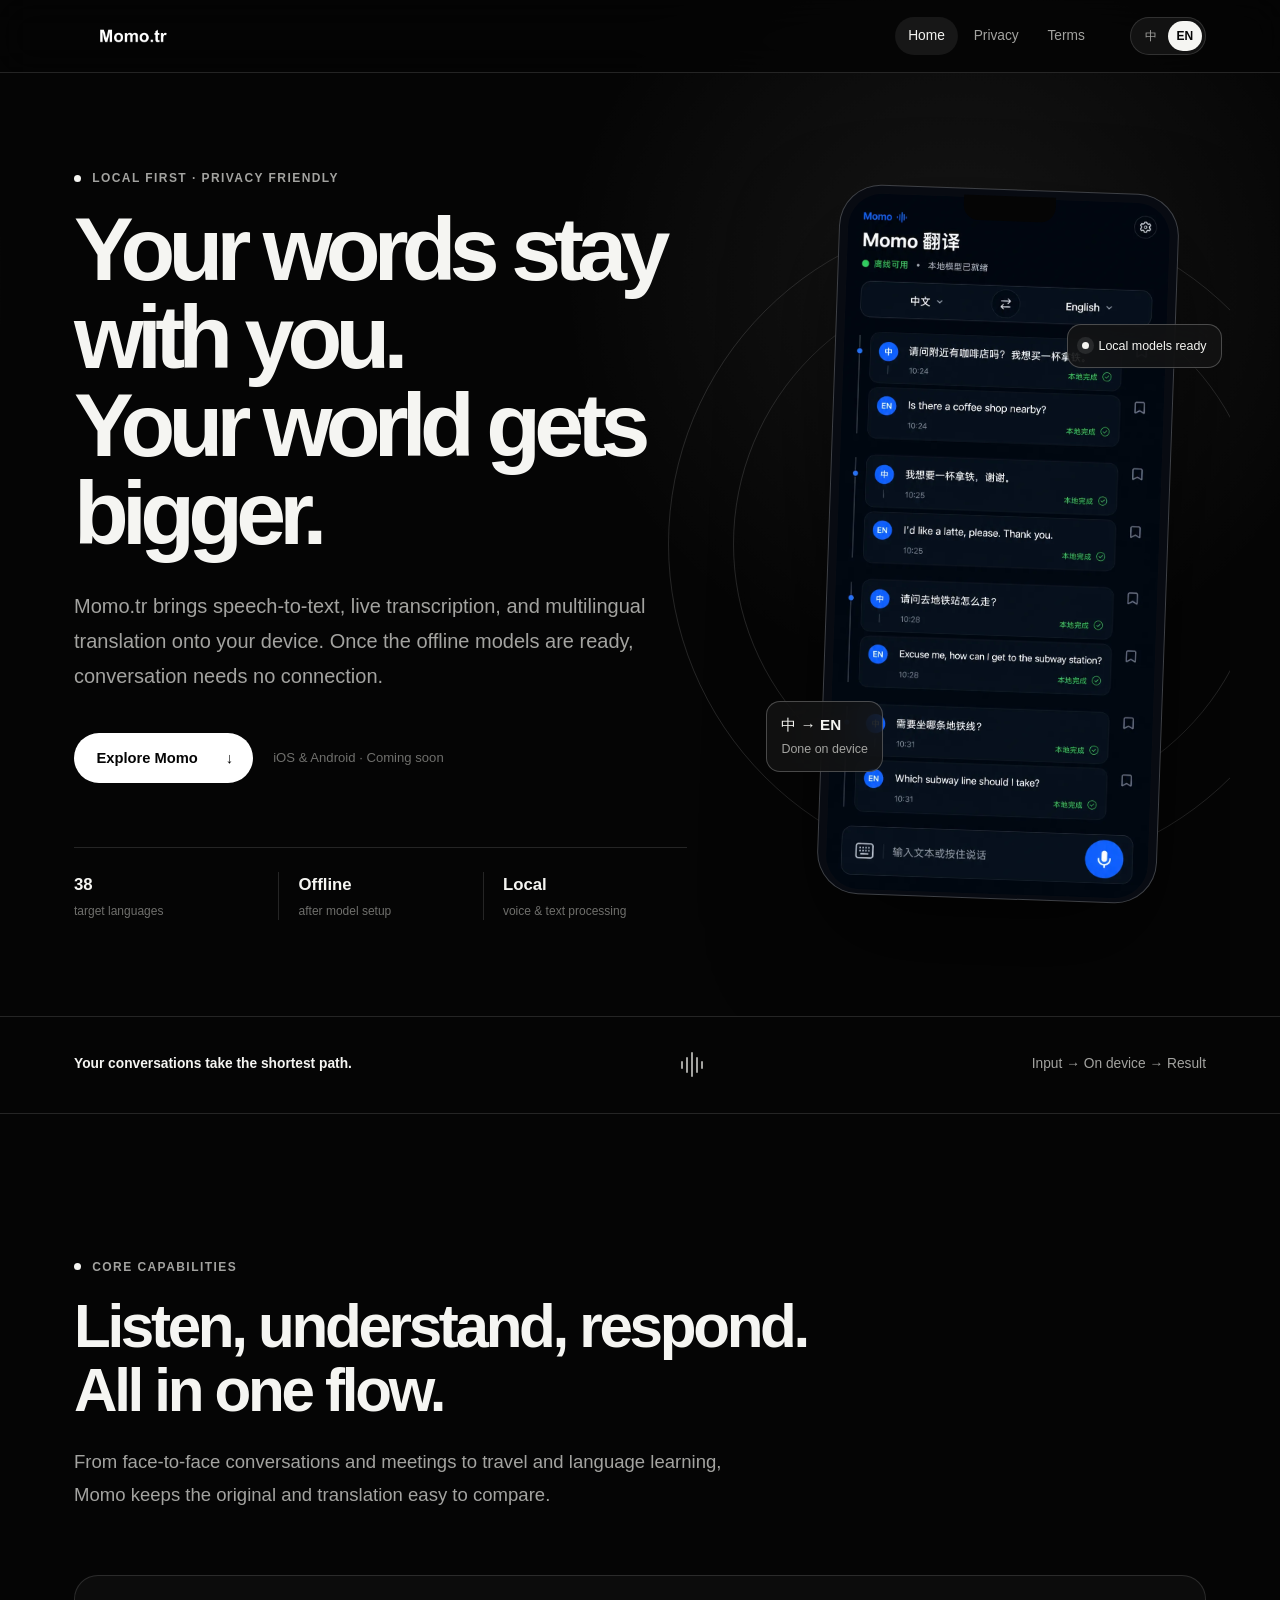
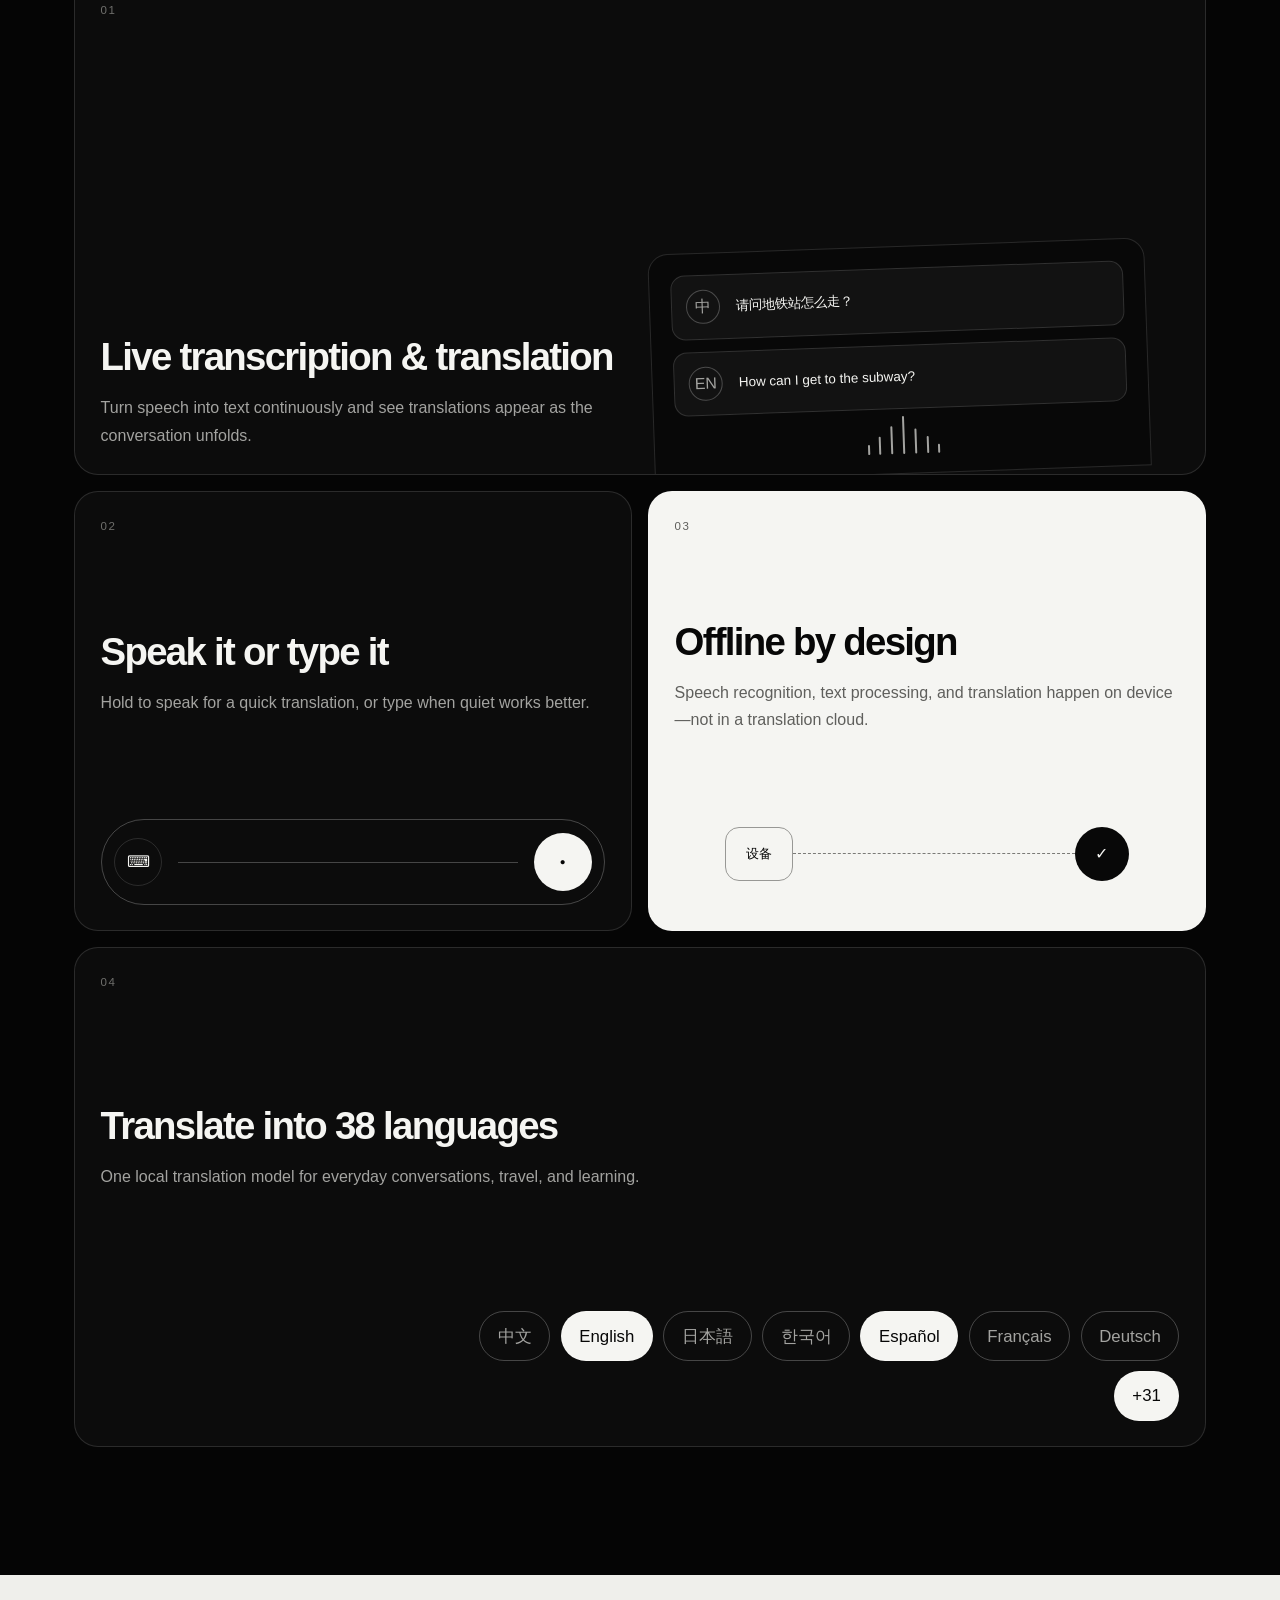
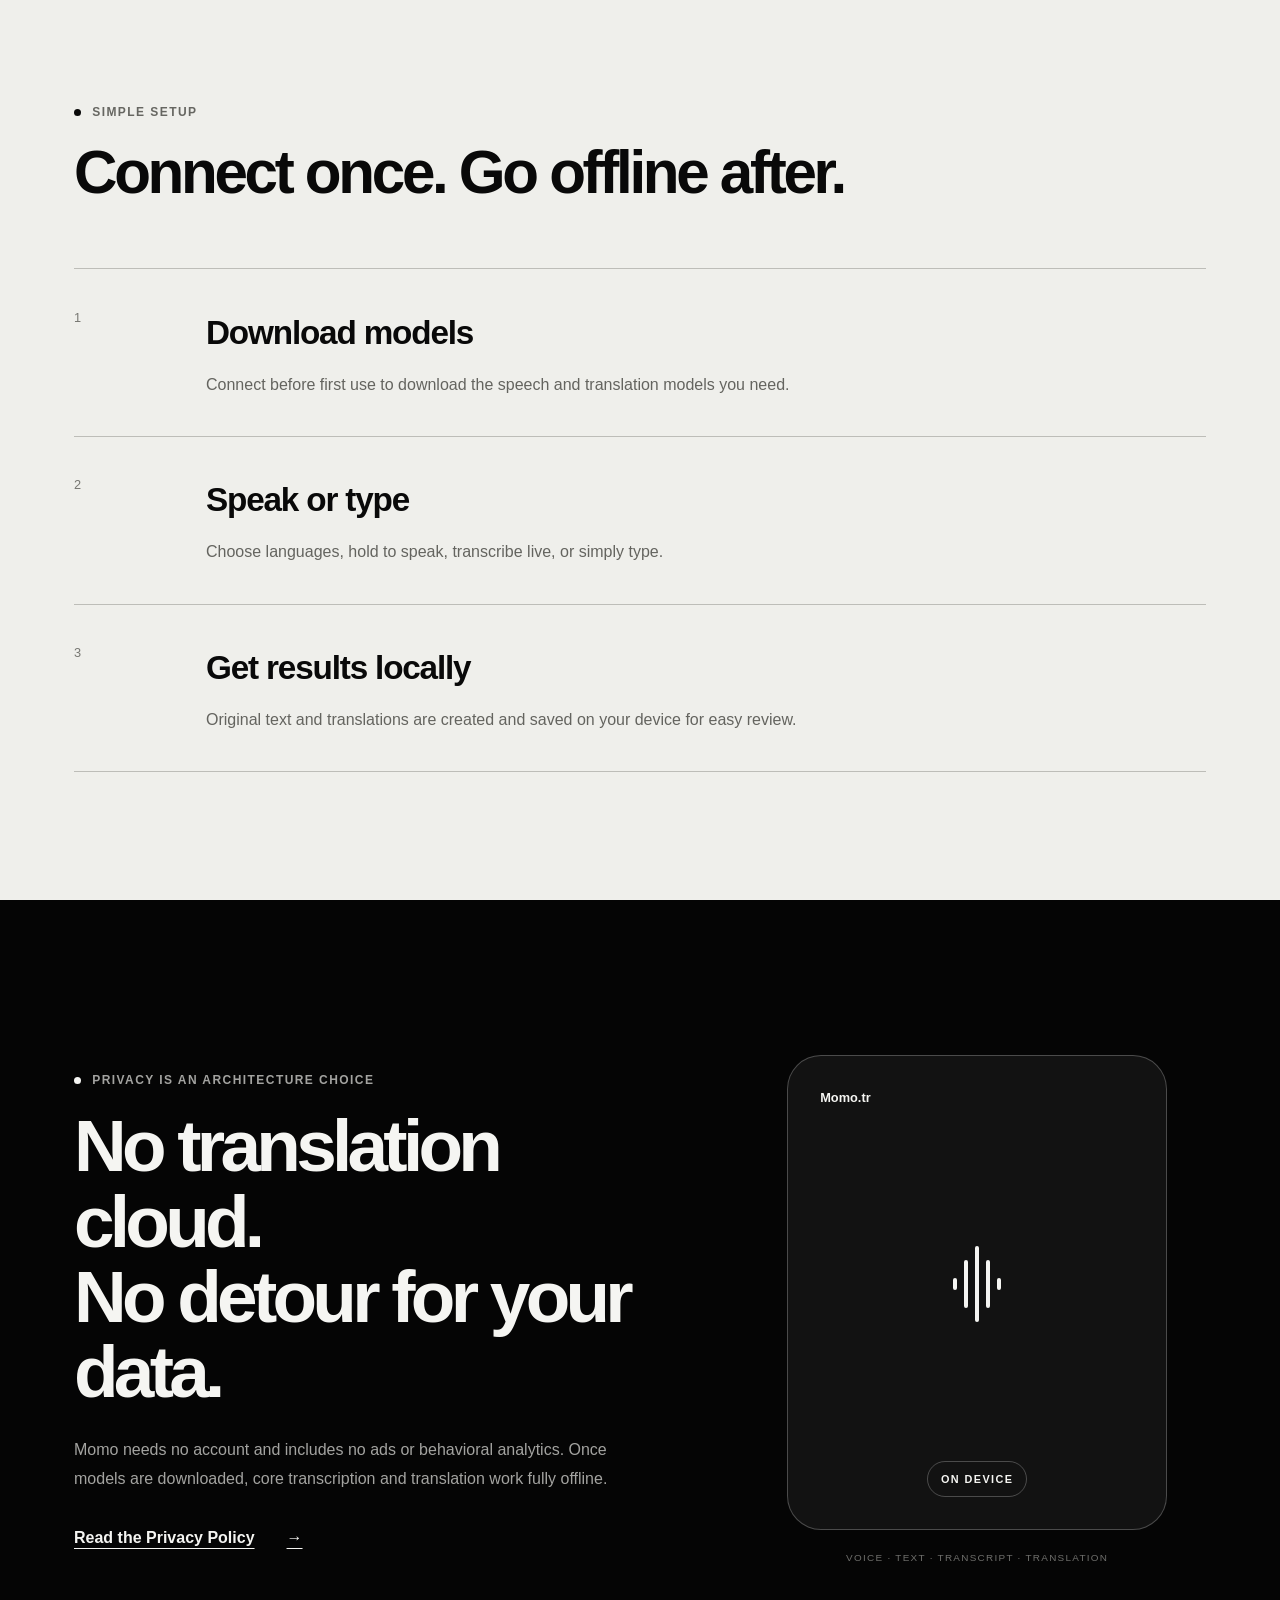
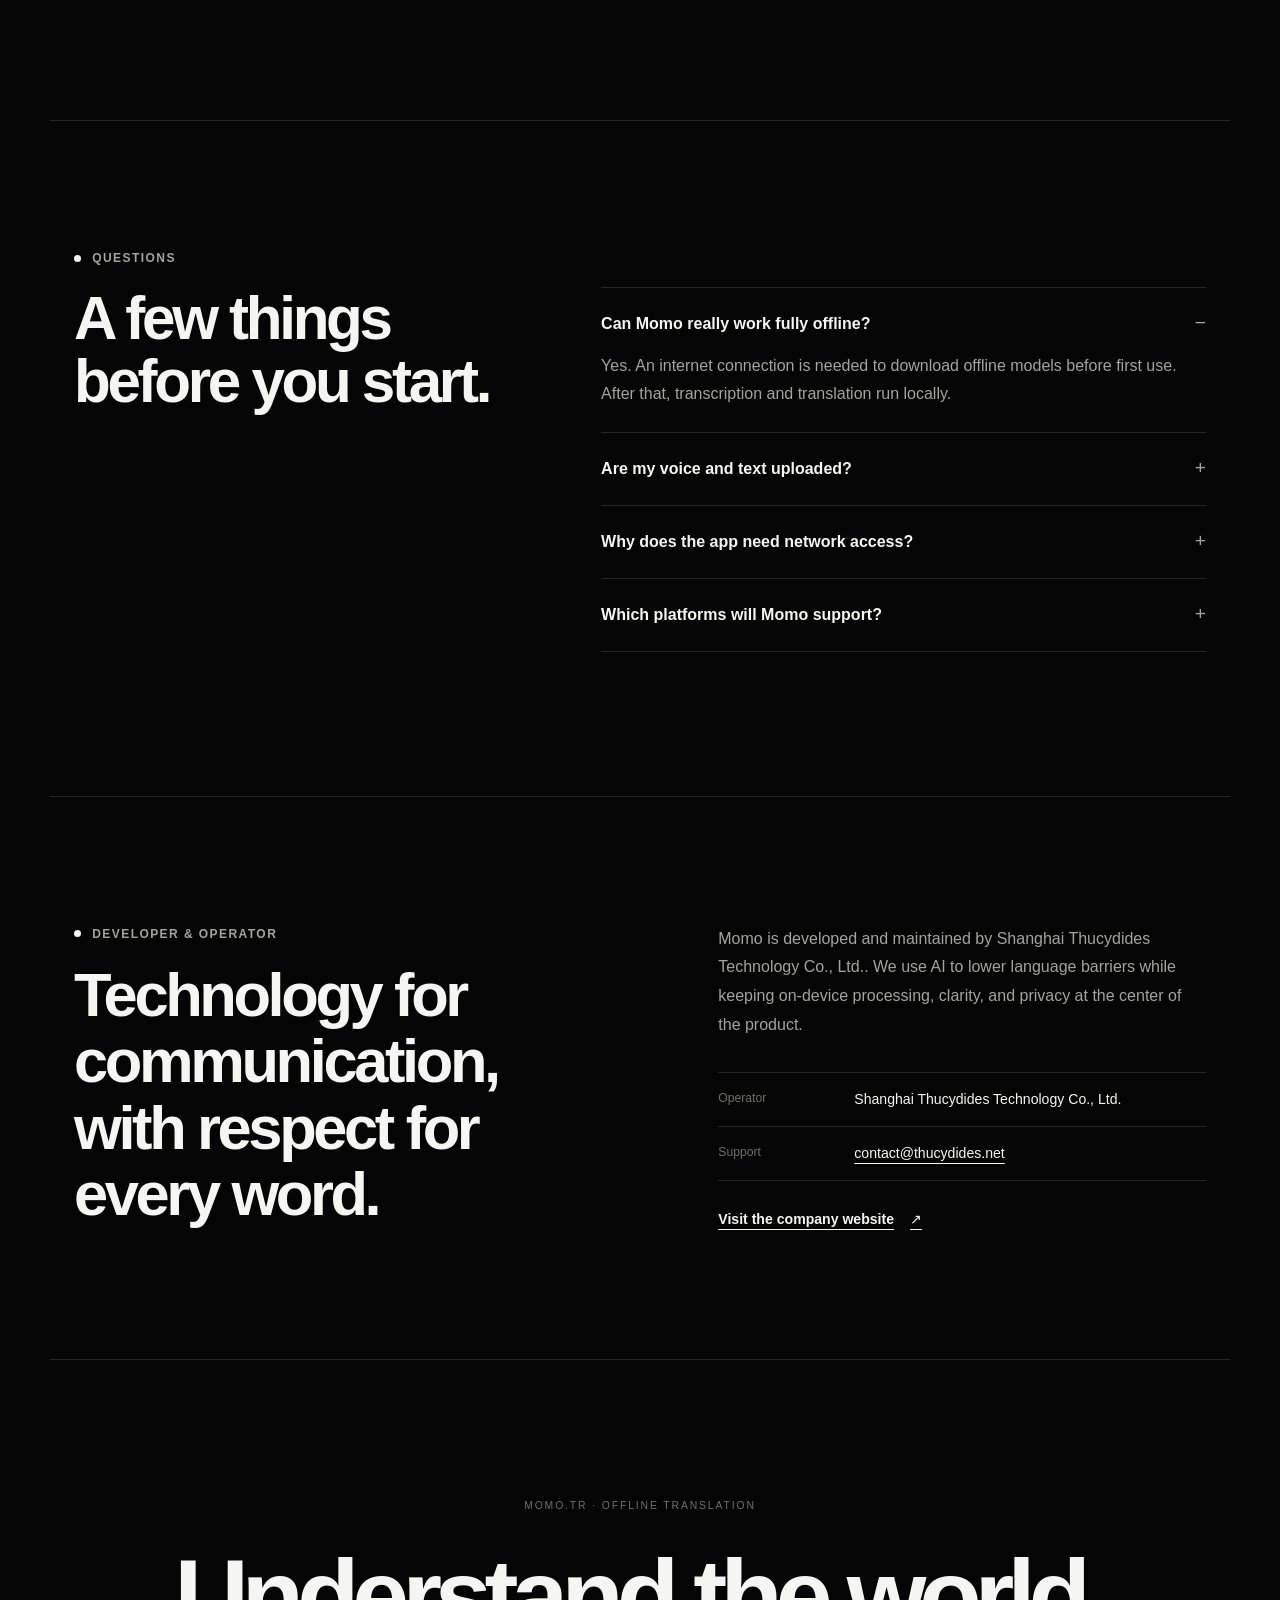
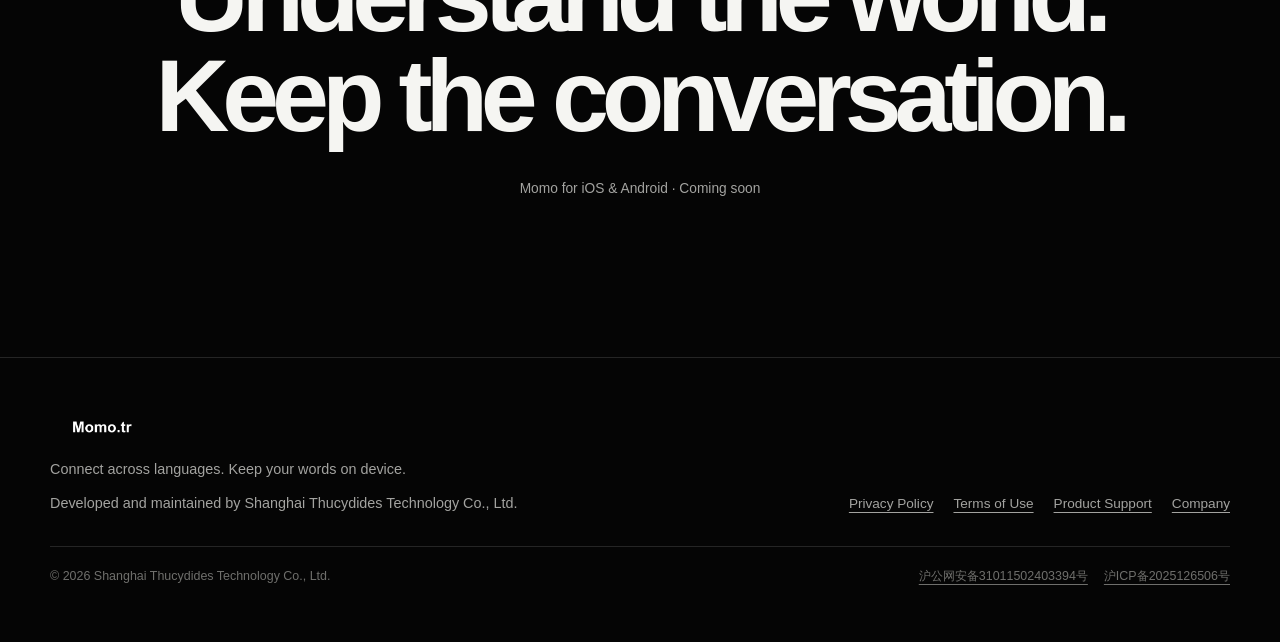
<file: index.html>
<!DOCTYPE html><html lang="zh-CN" data-language="zh"><head><meta charset="UTF-8"><meta name="viewport" content="width=device-width"><meta name="theme-color" content="#05080f"><meta name="description" content="上海修昔底德科技有限公司推出的本地离线翻译 App。语音与文本在设备端处理，支持实时转录并翻译至 38 种目标语言。"><meta name="author" content="上海修昔底德科技有限公司"><meta name="robots" content="index, follow"><link rel="canonical" href="https://momo.thucydides.net/"><meta property="og:type" content="website"><meta property="og:site_name" content="Momo.tr"><meta property="og:title" content="Momo.tr — 本地离线转录与翻译"><meta property="og:description" content="上海修昔底德科技有限公司推出的本地离线翻译 App。语音与文本在设备端处理，支持实时转录并翻译至 38 种目标语言。"><meta property="og:url" content="https://momo.thucydides.net/"><meta property="og:image" content="https://momo.thucydides.net/og.png"><meta name="twitter:card" content="summary_large_image"><meta name="twitter:title" content="Momo.tr — 本地离线转录与翻译"><meta name="twitter:description" content="上海修昔底德科技有限公司推出的本地离线翻译 App。语音与文本在设备端处理，支持实时转录并翻译至 38 种目标语言。"><meta name="twitter:image" content="https://momo.thucydides.net/og.png"><script type="application/ld+json">{"@context":"https://schema.org","@type":"Organization","name":"上海修昔底德科技有限公司","alternateName":"Shanghai Thucydides Technology Co., Ltd.","url":"https://www.thucydides.net/","email":"contact@thucydides.net","brand":{"@type":"Brand","name":"Momo.tr","url":"https://momo.thucydides.net/"}}</script><title>Momo.tr — 本地离线转录与翻译</title><link rel="stylesheet" href="/_astro/BaseLayout.CJJQJxT4.css"><link rel="stylesheet" href="/_astro/index.B4Q5-zz4.css"></head><body><a class="skip-link" href="#main-content"><span data-locale="zh">跳到主要内容</span><span data-locale="en">Skip to content</span></a><header class="site-header"><div class="nav-shell"><a class="brand" href="/" aria-label="Momo 首页 / Momo home" data-astro-cid-6bctqxxv><img src="/logo.png" width="720" height="180" alt="Momo.tr" data-astro-cid-6bctqxxv></a><nav aria-label="主导航 / Main navigation"><a class="active" href="/"><span data-locale="zh">首页</span><span data-locale="en">Home</span></a><a href="/privacy/"><span data-locale="zh">隐私</span><span data-locale="en">Privacy</span></a><a href="/terms/"><span data-locale="zh">条款</span><span data-locale="en">Terms</span></a></nav><div class="language-switch" role="group" aria-label="选择语言 / Choose language" data-astro-cid-34uxj53s><button type="button" data-language-button="zh" aria-pressed="true" data-astro-cid-34uxj53s>中</button><button type="button" data-language-button="en" aria-pressed="false" data-astro-cid-34uxj53s>EN</button></div></div></header><main id="main-content"><section class="hero section-shell" data-astro-cid-lcdefpme><div class="hero-copy" data-astro-cid-lcdefpme><p class="eyebrow" data-astro-cid-lcdefpme><span data-locale="zh" data-astro-cid-lcdefpme>本地优先 · 隐私友好</span><span data-locale="en" data-astro-cid-lcdefpme>Local first · Privacy friendly</span></p><h1 data-astro-cid-lcdefpme><span data-locale="zh" data-astro-cid-lcdefpme>翻译留在设备上。<br data-astro-cid-lcdefpme>沟通走得更远。</span><span data-locale="en" data-astro-cid-lcdefpme>Your words stay with you.<br data-astro-cid-lcdefpme>Your world gets bigger.</span></h1><p class="hero-lede" data-astro-cid-lcdefpme><span data-locale="zh" data-astro-cid-lcdefpme>Momo 翻译把语音转文字、实时转录和多语言翻译放进你的设备。离线模型准备好后，无需联网，也能自然交流。</span><span data-locale="en" data-astro-cid-lcdefpme>Momo.tr brings speech-to-text, live transcription, and multilingual translation onto your device. Once the offline models are ready, conversation needs no connection.</span></p><div class="hero-actions" data-astro-cid-lcdefpme><a class="primary-action" href="#features" data-astro-cid-lcdefpme><span data-locale="zh" data-astro-cid-lcdefpme>了解 Momo</span><span data-locale="en" data-astro-cid-lcdefpme>Explore Momo</span><span aria-hidden="true" data-astro-cid-lcdefpme>↓</span></a><p data-astro-cid-lcdefpme><span data-locale="zh" data-astro-cid-lcdefpme>iOS 与 Android · 即将上线</span><span data-locale="en" data-astro-cid-lcdefpme>iOS & Android · Coming soon</span></p></div><dl class="hero-stats" aria-label="产品特点 / Product highlights" data-astro-cid-lcdefpme><div data-astro-cid-lcdefpme><dt data-astro-cid-lcdefpme>38</dt><dd data-astro-cid-lcdefpme><span data-locale="zh" data-astro-cid-lcdefpme>种目标语言</span><span data-locale="en" data-astro-cid-lcdefpme>target languages</span></dd></div><div data-astro-cid-lcdefpme><dt data-astro-cid-lcdefpme><span data-locale="zh" data-astro-cid-lcdefpme>离线</span><span data-locale="en" data-astro-cid-lcdefpme>Offline</span></dt><dd data-astro-cid-lcdefpme><span data-locale="zh" data-astro-cid-lcdefpme>模型下载后可用</span><span data-locale="en" data-astro-cid-lcdefpme>after model setup</span></dd></div><div data-astro-cid-lcdefpme><dt data-astro-cid-lcdefpme><span data-locale="zh" data-astro-cid-lcdefpme>本地</span><span data-locale="en" data-astro-cid-lcdefpme>Local</span></dt><dd data-astro-cid-lcdefpme><span data-locale="zh" data-astro-cid-lcdefpme>语音与文本处理</span><span data-locale="en" data-astro-cid-lcdefpme>voice & text processing</span></dd></div></dl></div><div class="product-stage" aria-label="Momo 应用界面预览 / Momo app preview" data-astro-cid-lcdefpme><div class="orbit orbit-one" data-astro-cid-lcdefpme></div><div class="orbit orbit-two" data-astro-cid-lcdefpme></div><div class="phone-frame" data-astro-cid-lcdefpme><div class="phone-speaker" data-astro-cid-lcdefpme></div><img src="/app-screen.webp" width="853" height="1844" alt="Momo 在本地完成中英文语音转录与翻译的深色界面 / Momo transcribing and translating Chinese and English on device" data-astro-cid-lcdefpme></div><div class="local-card card-top" data-astro-cid-lcdefpme><span class="status-dot" data-astro-cid-lcdefpme></span><span data-locale="zh" data-astro-cid-lcdefpme>本地模型已就绪</span><span data-locale="en" data-astro-cid-lcdefpme>Local models ready</span></div><div class="local-card card-bottom" data-astro-cid-lcdefpme><strong data-astro-cid-lcdefpme>中 → EN</strong><span data-locale="zh" data-astro-cid-lcdefpme>本地完成</span><span data-locale="en" data-astro-cid-lcdefpme>Done on device</span></div></div></section><section class="trust-strip" aria-label="Momo 隐私承诺 / Momo privacy promise" data-astro-cid-lcdefpme><div class="section-shell trust-content" data-astro-cid-lcdefpme><p data-astro-cid-lcdefpme><span data-locale="zh" data-astro-cid-lcdefpme>你的对话，不必绕远路。</span><span data-locale="en" data-astro-cid-lcdefpme>Your conversations take the shortest path.</span></p><div class="signal-line" aria-hidden="true" data-astro-cid-lcdefpme><span data-astro-cid-lcdefpme></span><span data-astro-cid-lcdefpme></span><span data-astro-cid-lcdefpme></span><span data-astro-cid-lcdefpme></span><span data-astro-cid-lcdefpme></span></div><p data-astro-cid-lcdefpme><span data-locale="zh" data-astro-cid-lcdefpme>输入 → 设备本地 → 结果</span><span data-locale="en" data-astro-cid-lcdefpme>Input → On device → Result</span></p></div></section><section class="features section-shell" id="features" data-astro-cid-lcdefpme><p class="eyebrow" data-astro-cid-lcdefpme><span data-locale="zh" data-astro-cid-lcdefpme>核心能力</span><span data-locale="en" data-astro-cid-lcdefpme>Core capabilities</span></p><h2 class="section-heading" data-astro-cid-lcdefpme><span data-locale="zh" data-astro-cid-lcdefpme>听懂、记录、表达。<br data-astro-cid-lcdefpme>一次完成。</span><span data-locale="en" data-astro-cid-lcdefpme>Listen, understand, respond.<br data-astro-cid-lcdefpme>All in one flow.</span></h2><p class="section-copy" data-astro-cid-lcdefpme><span data-locale="zh" data-astro-cid-lcdefpme>从面对面交流到会议记录，从旅行问路到语言学习，Momo 让原文与译文始终清楚地并排呈现。</span><span data-locale="en" data-astro-cid-lcdefpme>From face-to-face conversations and meetings to travel and language learning, Momo keeps the original and translation easy to compare.</span></p><div class="feature-grid" data-astro-cid-lcdefpme><article class="feature feature-wide" data-astro-cid-lcdefpme><span class="feature-index" data-astro-cid-lcdefpme>01</span><div data-astro-cid-lcdefpme><h3 data-astro-cid-lcdefpme><span data-locale="zh" data-astro-cid-lcdefpme>实时转录与翻译</span><span data-locale="en" data-astro-cid-lcdefpme>Live transcription & translation</span></h3><p data-astro-cid-lcdefpme><span data-locale="zh" data-astro-cid-lcdefpme>持续把语音变成文字，并同步呈现译文，让对话不断线。</span><span data-locale="en" data-astro-cid-lcdefpme>Turn speech into text continuously and see translations appear as the conversation unfolds.</span></p></div><div class="transcript-demo" aria-hidden="true" data-astro-cid-lcdefpme><div data-astro-cid-lcdefpme><span data-astro-cid-lcdefpme>中</span><p data-astro-cid-lcdefpme>请问地铁站怎么走？</p></div><div data-astro-cid-lcdefpme><span data-astro-cid-lcdefpme>EN</span><p data-astro-cid-lcdefpme>How can I get to the subway?</p></div><i data-astro-cid-lcdefpme></i><i data-astro-cid-lcdefpme></i><i data-astro-cid-lcdefpme></i><i data-astro-cid-lcdefpme></i><i data-astro-cid-lcdefpme></i><i data-astro-cid-lcdefpme></i><i data-astro-cid-lcdefpme></i></div></article><article class="feature" data-astro-cid-lcdefpme><span class="feature-index" data-astro-cid-lcdefpme>02</span><div data-astro-cid-lcdefpme><h3 data-astro-cid-lcdefpme><span data-locale="zh" data-astro-cid-lcdefpme>语音，也能输入文本</span><span data-locale="en" data-astro-cid-lcdefpme>Speak it or type it</span></h3><p data-astro-cid-lcdefpme><span data-locale="zh" data-astro-cid-lcdefpme>按住说话快速翻译，或在需要安静时直接输入文字。</span><span data-locale="en" data-astro-cid-lcdefpme>Hold to speak for a quick translation, or type when quiet works better.</span></p></div><div class="input-demo" aria-hidden="true" data-astro-cid-lcdefpme><span data-astro-cid-lcdefpme>⌨</span><i data-astro-cid-lcdefpme></i><b data-astro-cid-lcdefpme>●</b></div></article><article class="feature feature-invert" data-astro-cid-lcdefpme><span class="feature-index" data-astro-cid-lcdefpme>03</span><div data-astro-cid-lcdefpme><h3 data-astro-cid-lcdefpme><span data-locale="zh" data-astro-cid-lcdefpme>离线，更安心</span><span data-locale="en" data-astro-cid-lcdefpme>Offline by design</span></h3><p data-astro-cid-lcdefpme><span data-locale="zh" data-astro-cid-lcdefpme>语音识别、文本处理与翻译都在设备端完成，不把对话发送到云端处理。</span><span data-locale="en" data-astro-cid-lcdefpme>Speech recognition, text processing, and translation happen on device—not in a translation cloud.</span></p></div><div class="privacy-demo" aria-hidden="true" data-astro-cid-lcdefpme><span data-astro-cid-lcdefpme>设备</span><i data-astro-cid-lcdefpme></i><strong data-astro-cid-lcdefpme>✓</strong></div></article><article class="feature feature-wide languages-feature" data-astro-cid-lcdefpme><span class="feature-index" data-astro-cid-lcdefpme>04</span><div data-astro-cid-lcdefpme><h3 data-astro-cid-lcdefpme><span data-locale="zh" data-astro-cid-lcdefpme>翻译至 38 种语言</span><span data-locale="en" data-astro-cid-lcdefpme>Translate into 38 languages</span></h3><p data-astro-cid-lcdefpme><span data-locale="zh" data-astro-cid-lcdefpme>一个本地翻译模型，覆盖常见旅行、学习与日常交流场景。</span><span data-locale="en" data-astro-cid-lcdefpme>One local translation model for everyday conversations, travel, and learning.</span></p></div><div class="language-cloud" aria-hidden="true" data-astro-cid-lcdefpme><span data-astro-cid-lcdefpme>中文</span><span data-astro-cid-lcdefpme>English</span><span data-astro-cid-lcdefpme>日本語</span><span data-astro-cid-lcdefpme>한국어</span><span data-astro-cid-lcdefpme>Español</span><span data-astro-cid-lcdefpme>Français</span><span data-astro-cid-lcdefpme>Deutsch</span><span data-astro-cid-lcdefpme>+31</span></div></article></div></section><section class="steps" data-astro-cid-lcdefpme><div class="section-shell" data-astro-cid-lcdefpme><p class="eyebrow" data-astro-cid-lcdefpme><span data-locale="zh" data-astro-cid-lcdefpme>简单开始</span><span data-locale="en" data-astro-cid-lcdefpme>Simple setup</span></p><h2 class="section-heading" data-astro-cid-lcdefpme><span data-locale="zh" data-astro-cid-lcdefpme>联网一次，此后离线。</span><span data-locale="en" data-astro-cid-lcdefpme>Connect once. Go offline after.</span></h2><div class="step-list" data-astro-cid-lcdefpme><article data-astro-cid-lcdefpme><span data-astro-cid-lcdefpme>1</span><div data-astro-cid-lcdefpme><h3 data-astro-cid-lcdefpme><span data-locale="zh" data-astro-cid-lcdefpme>下载模型</span><span data-locale="en" data-astro-cid-lcdefpme>Download models</span></h3><p data-astro-cid-lcdefpme><span data-locale="zh" data-astro-cid-lcdefpme>首次使用前联网下载所需的语音与翻译模型。</span><span data-locale="en" data-astro-cid-lcdefpme>Connect before first use to download the speech and translation models you need.</span></p></div></article><article data-astro-cid-lcdefpme><span data-astro-cid-lcdefpme>2</span><div data-astro-cid-lcdefpme><h3 data-astro-cid-lcdefpme><span data-locale="zh" data-astro-cid-lcdefpme>说话或输入</span><span data-locale="en" data-astro-cid-lcdefpme>Speak or type</span></h3><p data-astro-cid-lcdefpme><span data-locale="zh" data-astro-cid-lcdefpme>选择语言，按住说话、实时转录，或直接输入文字。</span><span data-locale="en" data-astro-cid-lcdefpme>Choose languages, hold to speak, transcribe live, or simply type.</span></p></div></article><article data-astro-cid-lcdefpme><span data-astro-cid-lcdefpme>3</span><div data-astro-cid-lcdefpme><h3 data-astro-cid-lcdefpme><span data-locale="zh" data-astro-cid-lcdefpme>在本地获得结果</span><span data-locale="en" data-astro-cid-lcdefpme>Get results locally</span></h3><p data-astro-cid-lcdefpme><span data-locale="zh" data-astro-cid-lcdefpme>原文和译文在设备上生成并保存，随时对照查看。</span><span data-locale="en" data-astro-cid-lcdefpme>Original text and translations are created and saved on your device for easy review.</span></p></div></article></div></div></section><section class="privacy-callout section-shell" data-astro-cid-lcdefpme><div class="privacy-copy" data-astro-cid-lcdefpme><p class="eyebrow" data-astro-cid-lcdefpme><span data-locale="zh" data-astro-cid-lcdefpme>隐私，是架构选择</span><span data-locale="en" data-astro-cid-lcdefpme>Privacy is an architecture choice</span></p><h2 data-astro-cid-lcdefpme><span data-locale="zh" data-astro-cid-lcdefpme>没有翻译云端，<br data-astro-cid-lcdefpme>就没有绕行的数据。</span><span data-locale="en" data-astro-cid-lcdefpme>No translation cloud.<br data-astro-cid-lcdefpme>No detour for your data.</span></h2><p data-astro-cid-lcdefpme><span data-locale="zh" data-astro-cid-lcdefpme>Momo 不需要账户，不内置广告或行为分析。模型下载完成后，核心转录与翻译可以完全离线工作。</span><span data-locale="en" data-astro-cid-lcdefpme>Momo needs no account and includes no ads or behavioral analytics. Once models are downloaded, core transcription and translation work fully offline.</span></p><a href="/privacy/" data-astro-cid-lcdefpme><span data-locale="zh" data-astro-cid-lcdefpme>阅读隐私政策</span><span data-locale="en" data-astro-cid-lcdefpme>Read the Privacy Policy</span><span aria-hidden="true" data-astro-cid-lcdefpme>→</span></a></div><div class="privacy-visual" aria-hidden="true" data-astro-cid-lcdefpme><div class="device-box" data-astro-cid-lcdefpme><span data-astro-cid-lcdefpme>Momo.tr</span><div data-astro-cid-lcdefpme><i data-astro-cid-lcdefpme></i><i data-astro-cid-lcdefpme></i><i data-astro-cid-lcdefpme></i><i data-astro-cid-lcdefpme></i><i data-astro-cid-lcdefpme></i></div><strong data-astro-cid-lcdefpme>ON DEVICE</strong></div><p data-astro-cid-lcdefpme>VOICE · TEXT · TRANSCRIPT · TRANSLATION</p></div></section><section class="faq section-shell" data-astro-cid-lcdefpme><p class="eyebrow" data-astro-cid-lcdefpme><span data-locale="zh" data-astro-cid-lcdefpme>常见问题</span><span data-locale="en" data-astro-cid-lcdefpme>Questions</span></p><div class="faq-layout" data-astro-cid-lcdefpme><h2 class="section-heading" data-astro-cid-lcdefpme><span data-locale="zh" data-astro-cid-lcdefpme>开始之前，<br data-astro-cid-lcdefpme>你可能想知道。</span><span data-locale="en" data-astro-cid-lcdefpme>A few things<br data-astro-cid-lcdefpme>before you start.</span></h2><div class="faq-list" data-astro-cid-lcdefpme><details open data-astro-cid-lcdefpme><summary data-astro-cid-lcdefpme><span data-locale="zh" data-astro-cid-lcdefpme>Momo 真的可以完全离线使用吗？</span><span data-locale="en" data-astro-cid-lcdefpme>Can Momo really work fully offline?</span></summary><p data-astro-cid-lcdefpme><span data-locale="zh" data-astro-cid-lcdefpme>可以。首次使用前需要联网下载离线模型；下载完成后，语音转录与翻译均在设备本地运行。</span><span data-locale="en" data-astro-cid-lcdefpme>Yes. An internet connection is needed to download offline models before first use. After that, transcription and translation run locally.</span></p></details><details data-astro-cid-lcdefpme><summary data-astro-cid-lcdefpme><span data-locale="zh" data-astro-cid-lcdefpme>我的语音和文本会被上传吗？</span><span data-locale="en" data-astro-cid-lcdefpme>Are my voice and text uploaded?</span></summary><p data-astro-cid-lcdefpme><span data-locale="zh" data-astro-cid-lcdefpme>不会为了识别或翻译而上传。你的输入、转录与译文由设备上的模型处理。</span><span data-locale="en" data-astro-cid-lcdefpme>Not for recognition or translation. Your input, transcripts, and translations are processed by models on your device.</span></p></details><details data-astro-cid-lcdefpme><summary data-astro-cid-lcdefpme><span data-locale="zh" data-astro-cid-lcdefpme>为什么 App 需要联网权限？</span><span data-locale="en" data-astro-cid-lcdefpme>Why does the app need network access?</span></summary><p data-astro-cid-lcdefpme><span data-locale="zh" data-astro-cid-lcdefpme>用于首次下载和更新离线模型。模型文件较大，建议使用 Wi‑Fi。</span><span data-locale="en" data-astro-cid-lcdefpme>To download and update offline models. Model files are large, so Wi‑Fi is recommended.</span></p></details><details data-astro-cid-lcdefpme><summary data-astro-cid-lcdefpme><span data-locale="zh" data-astro-cid-lcdefpme>Momo 支持哪些平台？</span><span data-locale="en" data-astro-cid-lcdefpme>Which platforms will Momo support?</span></summary><p data-astro-cid-lcdefpme><span data-locale="zh" data-astro-cid-lcdefpme>Momo 正在为 iOS 和 Android 准备首个公开版本。</span><span data-locale="en" data-astro-cid-lcdefpme>Momo is preparing its first public release for iOS and Android.</span></p></details></div></div></section><section class="company-profile section-shell" aria-labelledby="company-heading" data-astro-cid-lcdefpme><div data-astro-cid-lcdefpme><p class="eyebrow" data-astro-cid-lcdefpme><span data-locale="zh" data-astro-cid-lcdefpme>开发与运营</span><span data-locale="en" data-astro-cid-lcdefpme>Developer & operator</span></p><h2 id="company-heading" data-astro-cid-lcdefpme><span data-locale="zh" data-astro-cid-lcdefpme>让技术服务沟通，<br data-astro-cid-lcdefpme>也尊重每一次表达。</span><span data-locale="en" data-astro-cid-lcdefpme>Technology for communication,<br data-astro-cid-lcdefpme>with respect for every word.</span></h2></div><div class="company-details" data-astro-cid-lcdefpme><p data-astro-cid-lcdefpme><span data-locale="zh" data-astro-cid-lcdefpme>Momo 由上海修昔底德科技有限公司开发和维护。我们专注于以 AI 技术降低语言沟通门槛，坚持以本地处理、清晰体验和隐私保护为产品基础。</span><span data-locale="en" data-astro-cid-lcdefpme>Momo is developed and maintained by Shanghai Thucydides Technology Co., Ltd.. We use AI to lower language barriers while keeping on-device processing, clarity, and privacy at the center of the product.</span></p><dl data-astro-cid-lcdefpme><div data-astro-cid-lcdefpme><dt data-astro-cid-lcdefpme><span data-locale="zh" data-astro-cid-lcdefpme>运营主体</span><span data-locale="en" data-astro-cid-lcdefpme>Operator</span></dt><dd data-astro-cid-lcdefpme><span data-locale="zh" data-astro-cid-lcdefpme>上海修昔底德科技有限公司</span><span data-locale="en" data-astro-cid-lcdefpme>Shanghai Thucydides Technology Co., Ltd.</span></dd></div><div data-astro-cid-lcdefpme><dt data-astro-cid-lcdefpme><span data-locale="zh" data-astro-cid-lcdefpme>联系支持</span><span data-locale="en" data-astro-cid-lcdefpme>Support</span></dt><dd data-astro-cid-lcdefpme><a href="mailto:contact@thucydides.net" data-astro-cid-lcdefpme>contact@thucydides.net</a></dd></div></dl><a class="company-link" href="https://www.thucydides.net/" rel="noreferrer" data-astro-cid-lcdefpme><span data-locale="zh" data-astro-cid-lcdefpme>访问公司官网</span><span data-locale="en" data-astro-cid-lcdefpme>Visit the company website</span><span aria-hidden="true" data-astro-cid-lcdefpme>↗</span></a></div></section><section class="closing section-shell" data-astro-cid-lcdefpme><p class="closing-kicker" data-astro-cid-lcdefpme>MOMO.TR · OFFLINE TRANSLATION</p><h2 data-astro-cid-lcdefpme><span data-locale="zh" data-astro-cid-lcdefpme>听懂世界。<br data-astro-cid-lcdefpme>不必交出对话。</span><span data-locale="en" data-astro-cid-lcdefpme>Understand the world.<br data-astro-cid-lcdefpme>Keep the conversation.</span></h2><p data-astro-cid-lcdefpme><span data-locale="zh" data-astro-cid-lcdefpme>Momo for iOS & Android · 即将上线</span><span data-locale="en" data-astro-cid-lcdefpme>Momo for iOS & Android · Coming soon</span></p></section></main><footer class="site-footer"><div class="footer-shell"><div><a class="brand compact" href="/" aria-label="Momo 首页 / Momo home" data-astro-cid-6bctqxxv><img src="/logo.png" width="720" height="180" alt="Momo.tr" data-astro-cid-6bctqxxv></a><p><span data-locale="zh">让语言连接彼此，让内容留在本地。</span><span data-locale="en">Connect across languages. Keep your words on device.</span></p><p class="company-owner"><a href="https://www.thucydides.net/" rel="noreferrer"><span data-locale="zh">由上海修昔底德科技有限公司开发与维护</span><span data-locale="en">Developed and maintained by Shanghai Thucydides Technology Co., Ltd.</span></a></p></div><div class="footer-links"><a href="/privacy/"><span data-locale="zh">隐私政策</span><span data-locale="en">Privacy Policy</span></a><a href="/terms/"><span data-locale="zh">使用条款</span><span data-locale="en">Terms of Use</span></a><a href="mailto:contact@thucydides.net"><span data-locale="zh">产品支持</span><span data-locale="en">Product Support</span></a><a href="https://www.thucydides.net/" rel="noreferrer"><span data-locale="zh">公司官网</span><span data-locale="en">Company</span></a></div><div class="footer-legal"><p class="copyright"><span data-locale="zh">© 2026 上海修昔底德科技有限公司</span><span data-locale="en">© 2026 Shanghai Thucydides Technology Co., Ltd.</span></p><div class="filings"><a href="https://www.beian.gov.cn/portal/registerSystemInfo" rel="noreferrer">沪公网安备31011502403394号</a><a href="https://beian.miit.gov.cn/" rel="noreferrer">沪ICP备2025126506号</a></div></div></div></footer><script>
      (() => {
        const root = document.documentElement;
        const buttons = document.querySelectorAll('[data-language-button]');
        let storedLanguage = null;
        try {
          storedLanguage = localStorage.getItem('momo-language');
        } catch {
          // The site still works when browser storage is unavailable.
        }
        const preferredLanguage = navigator.language.toLowerCase().startsWith('zh') ? 'zh' : 'en';

        const setLanguage = (language) => {
          const safeLanguage = language === 'en' ? 'en' : 'zh';
          root.dataset.language = safeLanguage;
          root.lang = safeLanguage === 'zh' ? 'zh-CN' : 'en';
          buttons.forEach((button) => {
            button.setAttribute('aria-pressed', String(button.dataset.languageButton === safeLanguage));
          });
        };

        setLanguage(storedLanguage || preferredLanguage);

        buttons.forEach((button) => {
          button.addEventListener('click', () => {
            const language = button.dataset.languageButton;
            try {
              localStorage.setItem('momo-language', language);
            } catch {
              // Keep the current session language even when storage is blocked.
            }
            setLanguage(language);
          });
        });
      })();
    </script></body></html>
</file>
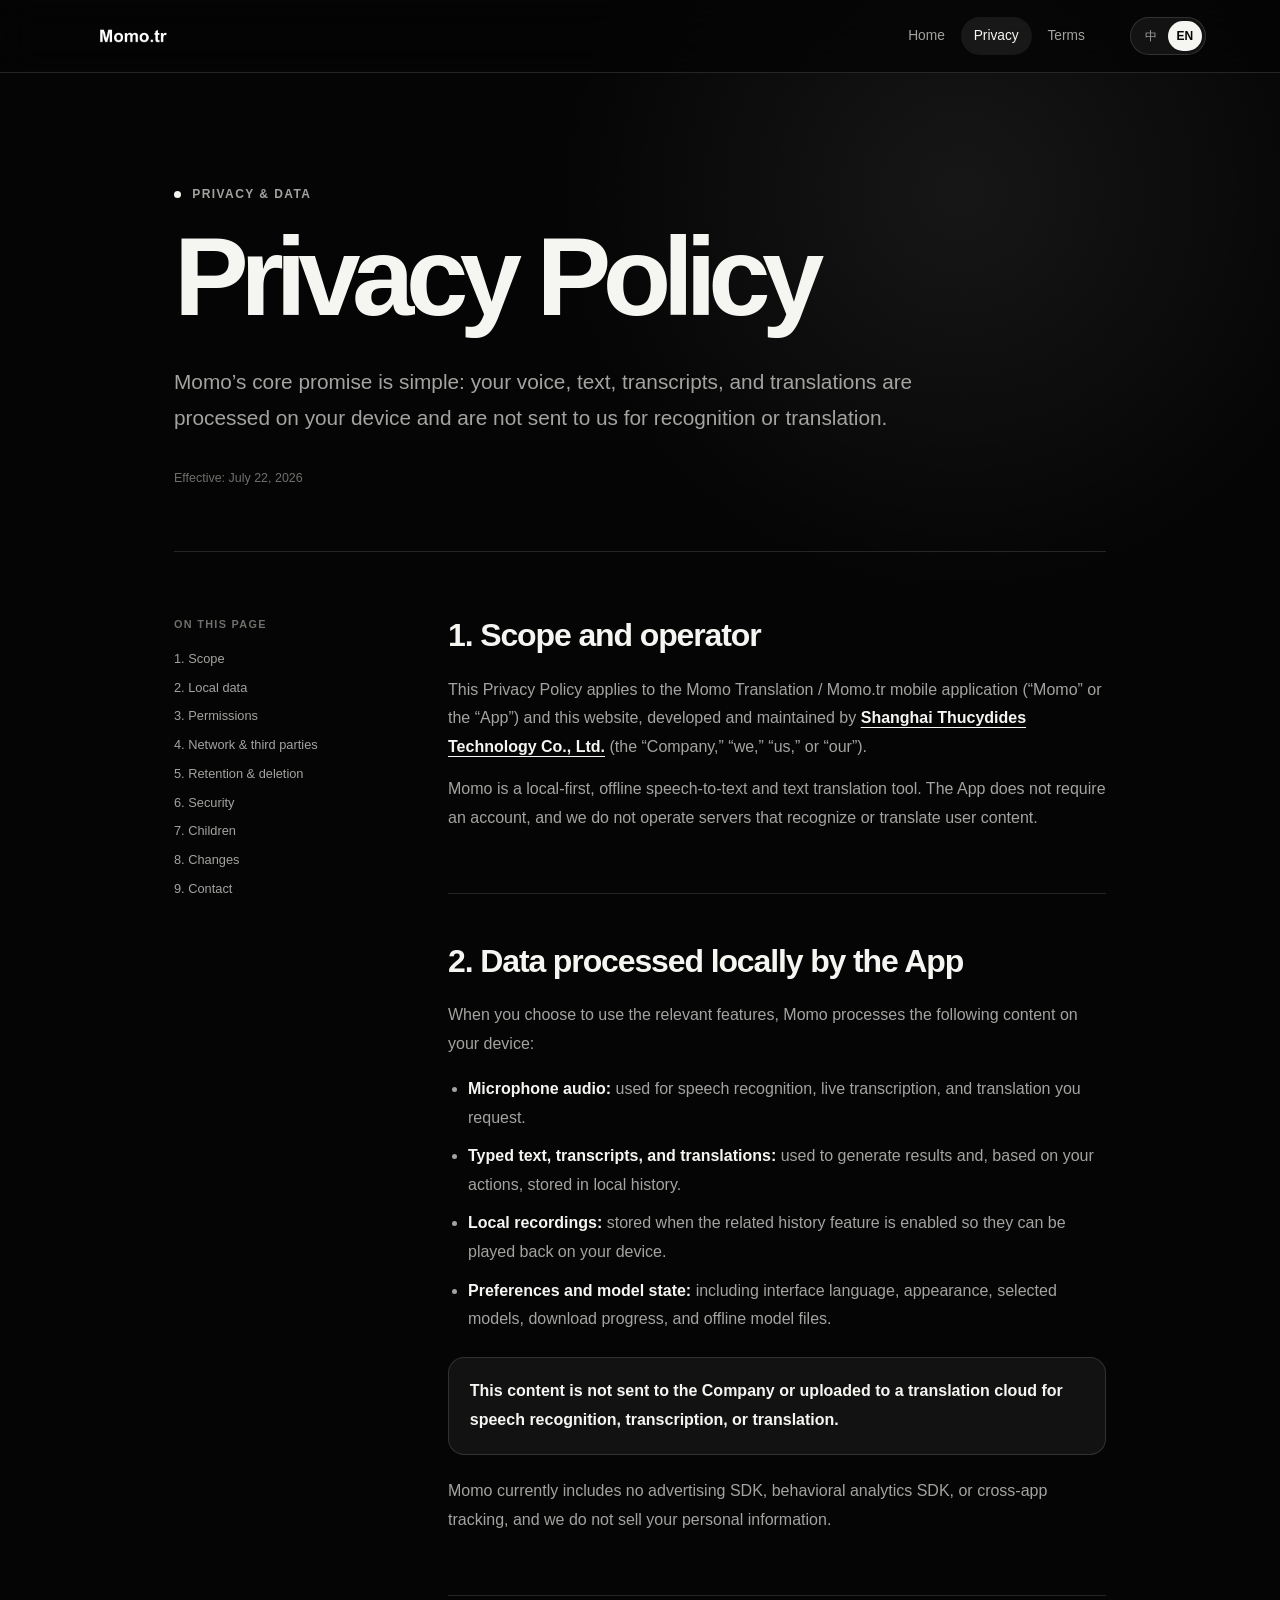
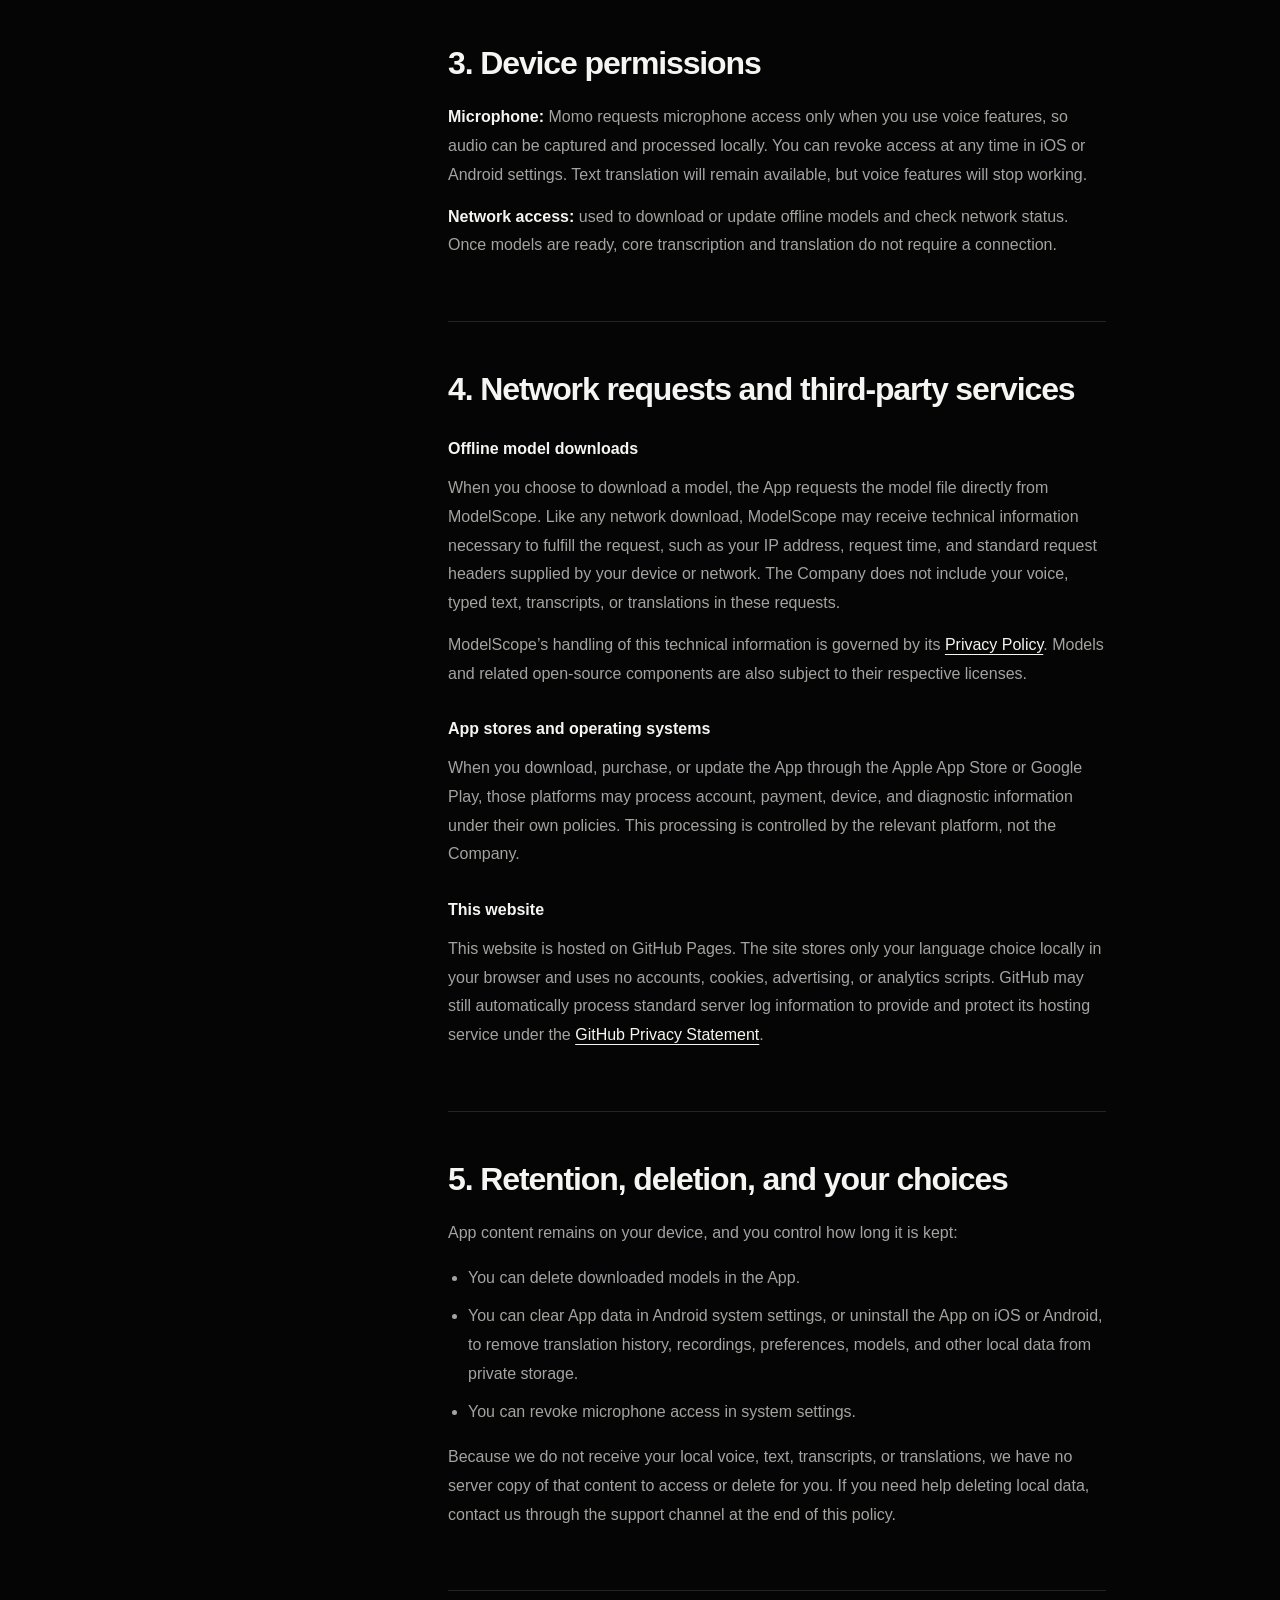
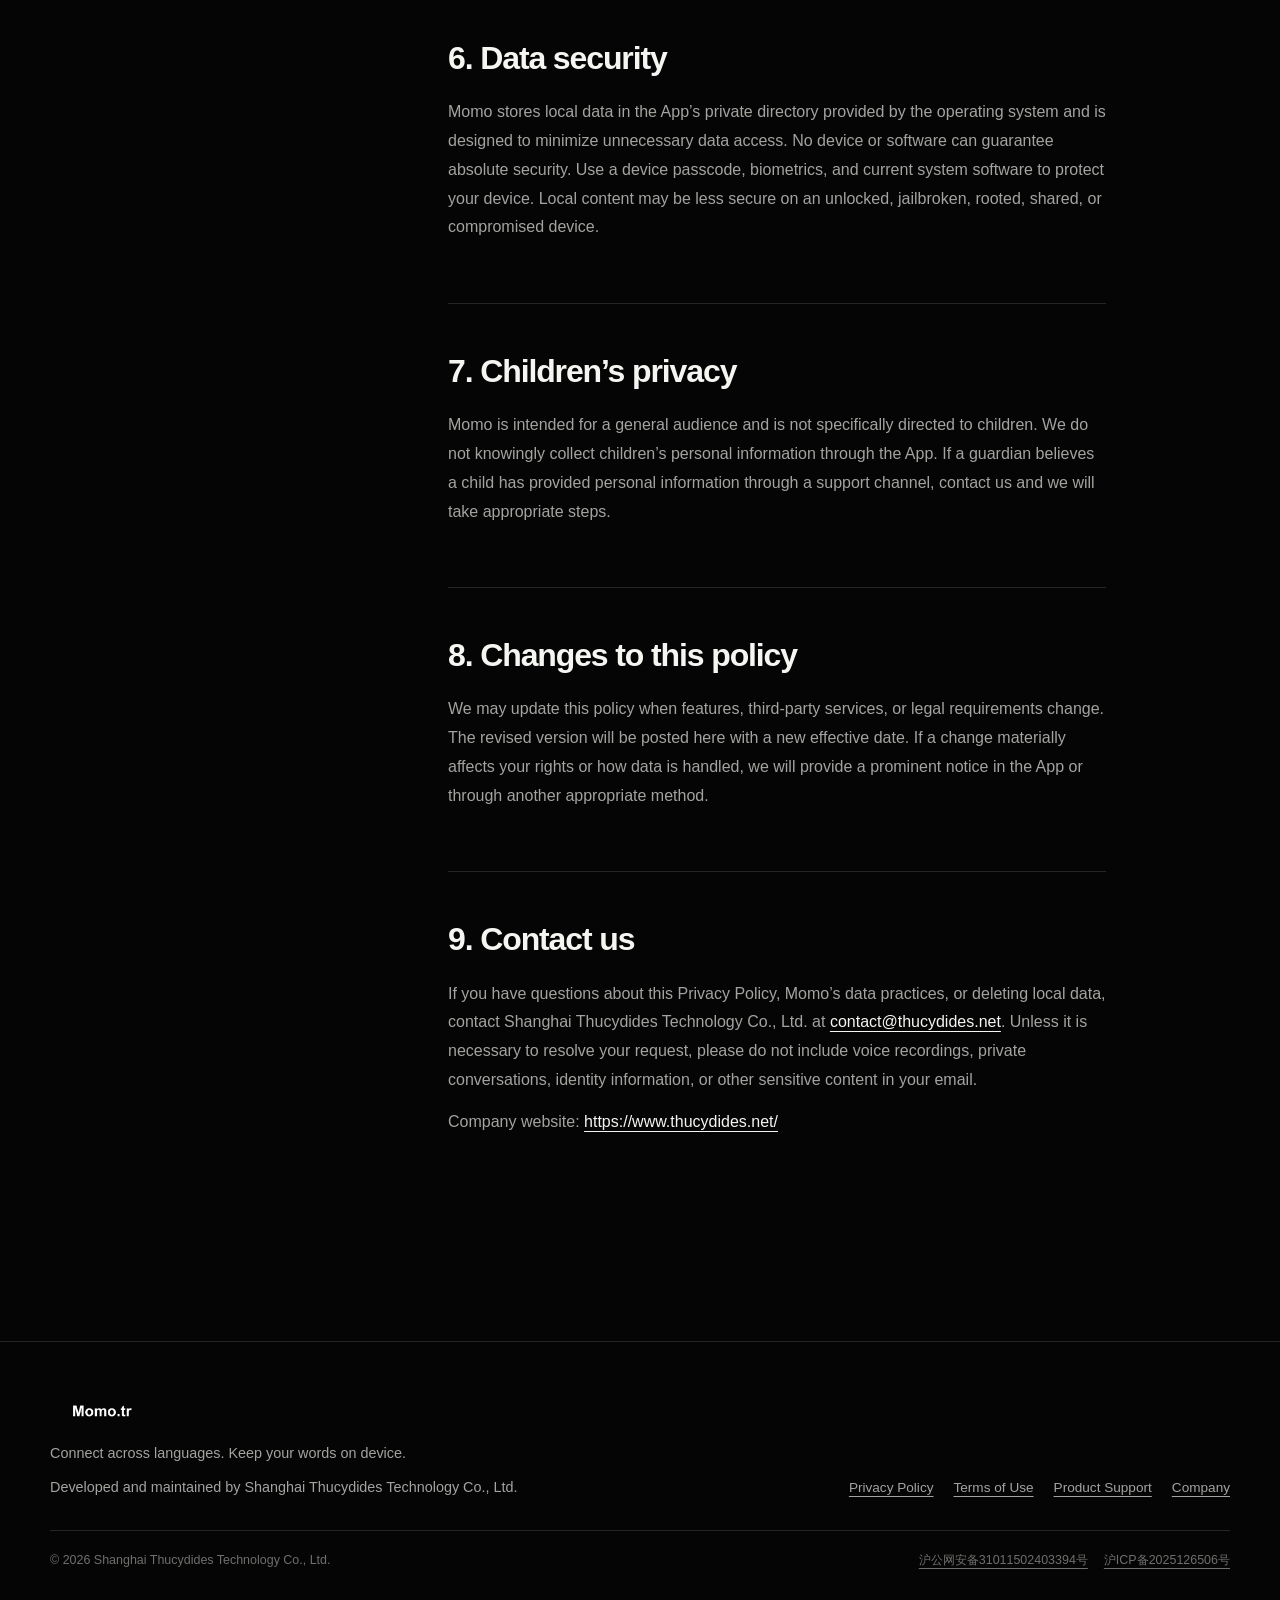
<file: privacy/index.html>
<!DOCTYPE html><html lang="zh-CN" data-language="zh"><head><meta charset="UTF-8"><meta name="viewport" content="width=device-width"><meta name="theme-color" content="#05080f"><meta name="description" content="了解上海修昔底德科技有限公司运营的 Momo 如何在设备本地处理语音、文本、转录和翻译，以及离线模型下载涉及的网络请求。"><meta name="author" content="上海修昔底德科技有限公司"><meta name="robots" content="index, follow"><link rel="canonical" href="https://momo.thucydides.net/privacy/"><meta property="og:type" content="website"><meta property="og:site_name" content="Momo.tr"><meta property="og:title" content="隐私政策 — Momo.tr"><meta property="og:description" content="了解上海修昔底德科技有限公司运营的 Momo 如何在设备本地处理语音、文本、转录和翻译，以及离线模型下载涉及的网络请求。"><meta property="og:url" content="https://momo.thucydides.net/privacy/"><meta property="og:image" content="https://momo.thucydides.net/og.png"><meta name="twitter:card" content="summary_large_image"><meta name="twitter:title" content="隐私政策 — Momo.tr"><meta name="twitter:description" content="了解上海修昔底德科技有限公司运营的 Momo 如何在设备本地处理语音、文本、转录和翻译，以及离线模型下载涉及的网络请求。"><meta name="twitter:image" content="https://momo.thucydides.net/og.png"><script type="application/ld+json">{"@context":"https://schema.org","@type":"Organization","name":"上海修昔底德科技有限公司","alternateName":"Shanghai Thucydides Technology Co., Ltd.","url":"https://www.thucydides.net/","email":"contact@thucydides.net","brand":{"@type":"Brand","name":"Momo.tr","url":"https://momo.thucydides.net/"}}</script><title>隐私政策 — Momo.tr</title><link rel="stylesheet" href="/_astro/BaseLayout.CJJQJxT4.css"><style>.legal-shell{max-width:980px;margin:0 auto;padding:7rem 1.5rem 9rem}.legal-hero{border-bottom:1px solid var(--line);padding-bottom:4rem}.legal-hero h1{letter-spacing:-.075em;margin:0;font-size:clamp(3.3rem,9vw,7rem);font-weight:600;line-height:.98}.legal-intro{color:var(--muted);max-width:800px;margin:2rem 0 0;font-size:clamp(1.05rem,2vw,1.3rem);line-height:1.75}.effective-date{color:var(--dim);margin:2rem 0 0;font-size:.78rem}.legal-body{grid-template-columns:210px minmax(0,1fr);gap:4rem;padding-top:4rem;display:grid}.legal-toc{align-self:start;position:sticky;top:104px}.legal-toc p{color:var(--dim);letter-spacing:.12em;text-transform:uppercase;margin:0 0 1rem;font-size:.68rem;font-weight:700}.legal-toc a{color:var(--muted);margin:.6rem 0;font-size:.8rem;text-decoration:none;display:block}.legal-toc a:hover{color:var(--text)}.legal-content section{border-bottom:1px solid var(--line);padding:0 0 3rem;scroll-margin-top:105px}.legal-content section+section{padding-top:3rem}.legal-content section:last-child{border-bottom:0}.legal-content h2{letter-spacing:-.035em;margin:0 0 1.3rem;font-size:clamp(1.45rem,3vw,2rem);font-weight:610;line-height:1.2}.legal-content h3{margin:1.8rem 0 .7rem;font-size:1rem}.legal-content p,.legal-content li{color:var(--muted);line-height:1.8}.legal-content p{margin:.8rem 0}.legal-content ul{margin:1rem 0;padding-left:1.25rem}.legal-content li+li{margin-top:.6rem}.legal-content strong{color:var(--text);font-weight:620}.legal-content a{color:var(--text);text-underline-offset:.25rem}.legal-note{background:var(--surface-raised);border:1px solid var(--line);border-radius:16px;margin:1.4rem 0;padding:1.2rem 1.3rem}.legal-note p{margin:0}@media (width<=760px){.legal-shell{padding-top:5rem;padding-bottom:7rem}.legal-body{grid-template-columns:1fr}.legal-toc{border-bottom:1px solid var(--line);padding-bottom:1.5rem;position:static}.legal-toc a{margin:.4rem 1rem .4rem 0;display:inline-block}}
</style></head><body><a class="skip-link" href="#main-content"><span data-locale="zh">跳到主要内容</span><span data-locale="en">Skip to content</span></a><header class="site-header"><div class="nav-shell"><a class="brand" href="/" aria-label="Momo 首页 / Momo home" data-astro-cid-6bctqxxv><img src="/logo.png" width="720" height="180" alt="Momo.tr" data-astro-cid-6bctqxxv></a><nav aria-label="主导航 / Main navigation"><a href="/"><span data-locale="zh">首页</span><span data-locale="en">Home</span></a><a class="active" href="/privacy/"><span data-locale="zh">隐私</span><span data-locale="en">Privacy</span></a><a href="/terms/"><span data-locale="zh">条款</span><span data-locale="en">Terms</span></a></nav><div class="language-switch" role="group" aria-label="选择语言 / Choose language" data-astro-cid-34uxj53s><button type="button" data-language-button="zh" aria-pressed="true" data-astro-cid-34uxj53s>中</button><button type="button" data-language-button="en" aria-pressed="false" data-astro-cid-34uxj53s>EN</button></div></div></header><main id="main-content"><div class="legal-shell"><header class="legal-hero"><p class="eyebrow"><span data-locale="zh">隐私与数据</span><span data-locale="en">Privacy & data</span></p><h1><span data-locale="zh">隐私政策</span><span data-locale="en">Privacy Policy</span></h1><p class="legal-intro"><span data-locale="zh">Momo 的核心承诺很简单：你的语音、文本、转录与翻译在设备本地处理，不会为了识别或翻译而发送给我们。</span><span data-locale="en">Momo’s core promise is simple: your voice, text, transcripts, and translations are processed on your device and are not sent to us for recognition or translation.</span></p><p class="effective-date"><span data-locale="zh">生效日期：2026 年 7 月 22 日</span><span data-locale="en">Effective: July 22, 2026</span></p></header><div class="legal-body"><nav class="legal-toc" aria-label="本页目录 / On this page"><p><span data-locale="zh">本页目录</span><span data-locale="en">On this page</span></p><a href="#scope"><span data-locale="zh">1. 适用范围</span><span data-locale="en">1. Scope</span></a><a href="#local-data"><span data-locale="zh">2. 本地处理的数据</span><span data-locale="en">2. Local data</span></a><a href="#permissions"><span data-locale="zh">3. 设备权限</span><span data-locale="en">3. Permissions</span></a><a href="#network"><span data-locale="zh">4. 网络与第三方</span><span data-locale="en">4. Network & third parties</span></a><a href="#retention"><span data-locale="zh">5. 保存与删除</span><span data-locale="en">5. Retention & deletion</span></a><a href="#security"><span data-locale="zh">6. 安全</span><span data-locale="en">6. Security</span></a><a href="#children"><span data-locale="zh">7. 儿童隐私</span><span data-locale="en">7. Children</span></a><a href="#changes"><span data-locale="zh">8. 政策更新</span><span data-locale="en">8. Changes</span></a><a href="#contact"><span data-locale="zh">9. 联系我们</span><span data-locale="en">9. Contact</span></a></nav><article class="legal-content"><section id="scope"><h2><span data-locale="zh">1. 适用范围与运营者</span><span data-locale="en">1. Scope and operator</span></h2><div data-locale="zh"><p>本隐私政策适用于由 <strong><a href="https://www.thucydides.net/" rel="noreferrer">上海修昔底德科技有限公司</a></strong>（以下简称“公司”或“我们”）开发和维护的 Momo 翻译 / Momo.tr 移动应用（“Momo”或“App”）以及本网站。</p><p>Momo 是一款本地优先的离线语音转文字和文本翻译工具。App 不要求你创建账户，我们不运营用于识别或翻译用户内容的服务器。</p></div><div data-locale="en"><p>This Privacy Policy applies to the Momo Translation / Momo.tr mobile application (“Momo” or the “App”) and this website, developed and maintained by <strong><a href="https://www.thucydides.net/" rel="noreferrer">Shanghai Thucydides Technology Co., Ltd.</a></strong> (the “Company,” “we,” “us,” or “our”).</p><p>Momo is a local-first, offline speech-to-text and text translation tool. The App does not require an account, and we do not operate servers that recognize or translate user content.</p></div></section><section id="local-data"><h2><span data-locale="zh">2. App 在本地处理的数据</span><span data-locale="en">2. Data processed locally by the App</span></h2><div data-locale="zh"><p>当你主动使用对应功能时，Momo 会在你的设备上处理以下内容：</p><ul><li><strong>麦克风音频：</strong>用于你请求的语音识别、实时转录和翻译。</li><li><strong>输入文本、转录和译文：</strong>用于生成翻译结果，并按你的操作保存在本地历史记录中。</li><li><strong>本地录音：</strong>在启用相关记录功能时保存，以便在设备上回放。</li><li><strong>偏好与模型状态：</strong>包括界面语言、主题、所选模型、下载进度及离线模型文件。</li></ul><div class="legal-note"><p><strong>这些内容不会为了语音识别、转录或翻译而发送给本公司或上传到翻译云端。</strong></p></div><p>Momo 目前不包含广告 SDK、行为分析 SDK或跨应用跟踪功能，也不会出售你的个人信息。</p></div><div data-locale="en"><p>When you choose to use the relevant features, Momo processes the following content on your device:</p><ul><li><strong>Microphone audio:</strong> used for speech recognition, live transcription, and translation you request.</li><li><strong>Typed text, transcripts, and translations:</strong> used to generate results and, based on your actions, stored in local history.</li><li><strong>Local recordings:</strong> stored when the related history feature is enabled so they can be played back on your device.</li><li><strong>Preferences and model state:</strong> including interface language, appearance, selected models, download progress, and offline model files.</li></ul><div class="legal-note"><p><strong>This content is not sent to the Company or uploaded to a translation cloud for speech recognition, transcription, or translation.</strong></p></div><p>Momo currently includes no advertising SDK, behavioral analytics SDK, or cross-app tracking, and we do not sell your personal information.</p></div></section><section id="permissions"><h2><span data-locale="zh">3. 设备权限</span><span data-locale="en">3. Device permissions</span></h2><div data-locale="zh"><p><strong>麦克风权限：</strong>Momo 仅在你使用语音功能时请求麦克风权限，用于在设备本地采集并处理语音。你可以随时在 iOS 或 Android 系统设置中撤销权限；撤销后，文本翻译仍可使用，但语音相关功能将无法工作。</p><p><strong>网络访问：</strong>用于下载或更新离线模型并检查网络状态。模型准备完成后，核心转录与翻译无需联网。</p></div><div data-locale="en"><p><strong>Microphone:</strong> Momo requests microphone access only when you use voice features, so audio can be captured and processed locally. You can revoke access at any time in iOS or Android settings. Text translation will remain available, but voice features will stop working.</p><p><strong>Network access:</strong> used to download or update offline models and check network status. Once models are ready, core transcription and translation do not require a connection.</p></div></section><section id="network"><h2><span data-locale="zh">4. 网络请求与第三方服务</span><span data-locale="en">4. Network requests and third-party services</span></h2><div data-locale="zh"><h3>离线模型下载</h3><p>当你选择下载模型时，App 会直接向 ModelScope 请求模型文件。和任何网络下载一样，ModelScope 可能接收到完成请求所必需的技术信息，例如 IP 地址、请求时间、设备或网络提供的标准请求头。本公司不会把你的语音、输入文本、转录或译文包含在这些请求中。</p><p>ModelScope 对这些技术信息的处理受其<a href="https://modelscope.cn/protocol/Privacy-Policy" rel="noreferrer">隐私政策</a>约束。模型及相关开源组件还受各自许可证约束。</p><h3>应用商店与操作系统</h3><p>你从 Apple App Store 或 Google Play 下载、购买或更新 App 时，平台可能依据其自身政策处理账户、付款、设备和诊断信息。这些处理由对应平台控制，不由本公司控制。</p><h3>本网站</h3><p>本网站托管于 GitHub Pages。网站仅在你的浏览器本地保存语言选择，不使用账户、Cookie、广告或分析脚本。GitHub 仍可能为了提供和保护托管服务而自动处理标准服务器日志信息；相关处理受 <a href="https://docs.github.com/en/site-policy/privacy-policies/github-general-privacy-statement" rel="noreferrer">GitHub 隐私声明</a>约束。</p></div><div data-locale="en"><h3>Offline model downloads</h3><p>When you choose to download a model, the App requests the model file directly from ModelScope. Like any network download, ModelScope may receive technical information necessary to fulfill the request, such as your IP address, request time, and standard request headers supplied by your device or network. The Company does not include your voice, typed text, transcripts, or translations in these requests.</p><p>ModelScope’s handling of this technical information is governed by its <a href="https://modelscope.cn/protocol/Privacy-Policy" rel="noreferrer">Privacy Policy</a>. Models and related open-source components are also subject to their respective licenses.</p><h3>App stores and operating systems</h3><p>When you download, purchase, or update the App through the Apple App Store or Google Play, those platforms may process account, payment, device, and diagnostic information under their own policies. This processing is controlled by the relevant platform, not the Company.</p><h3>This website</h3><p>This website is hosted on GitHub Pages. The site stores only your language choice locally in your browser and uses no accounts, cookies, advertising, or analytics scripts. GitHub may still automatically process standard server log information to provide and protect its hosting service under the <a href="https://docs.github.com/en/site-policy/privacy-policies/github-general-privacy-statement" rel="noreferrer">GitHub Privacy Statement</a>.</p></div></section><section id="retention"><h2><span data-locale="zh">5. 保存、删除与选择</span><span data-locale="en">5. Retention, deletion, and your choices</span></h2><div data-locale="zh"><p>App 内容保存在你的设备上，保存时间由你控制：</p><ul><li>你可以在 App 内删除已下载的模型。</li><li>你可以通过 Android 系统设置清除 App 数据，或在 iOS / Android 上卸载 App，以移除翻译历史、录音、偏好、模型等私有目录中的本地数据。</li><li>你可以在系统设置中撤销麦克风权限。</li></ul><p>由于我们不会收到你的本地语音、文本、转录或翻译，因此没有此类服务器端副本可供我们访问或代为删除。如需咨询本地数据删除方式，请通过本政策末尾的支持渠道联系我们。</p></div><div data-locale="en"><p>App content remains on your device, and you control how long it is kept:</p><ul><li>You can delete downloaded models in the App.</li><li>You can clear App data in Android system settings, or uninstall the App on iOS or Android, to remove translation history, recordings, preferences, models, and other local data from private storage.</li><li>You can revoke microphone access in system settings.</li></ul><p>Because we do not receive your local voice, text, transcripts, or translations, we have no server copy of that content to access or delete for you. If you need help deleting local data, contact us through the support channel at the end of this policy.</p></div></section><section id="security"><h2><span data-locale="zh">6. 数据安全</span><span data-locale="en">6. Data security</span></h2><div data-locale="zh"><p>Momo 使用操作系统提供的 App 私有目录存储本地数据，并尽量减少不必要的数据访问。任何设备或软件都无法保证绝对安全；请使用设备密码、生物识别和最新系统版本保护你的设备。若设备被解锁、越狱、Root、共享或遭到恶意软件攻击，本地内容的安全性可能降低。</p></div><div data-locale="en"><p>Momo stores local data in the App’s private directory provided by the operating system and is designed to minimize unnecessary data access. No device or software can guarantee absolute security. Use a device passcode, biometrics, and current system software to protect your device. Local content may be less secure on an unlocked, jailbroken, rooted, shared, or compromised device.</p></div></section><section id="children"><h2><span data-locale="zh">7. 儿童隐私</span><span data-locale="en">7. Children’s privacy</span></h2><div data-locale="zh"><p>Momo 面向一般用户，并非专门面向儿童设计。我们不会通过 App 故意收集儿童的个人信息。如果监护人认为儿童通过支持渠道向我们提供了个人信息，请联系我们，我们将采取适当措施处理。</p></div><div data-locale="en"><p>Momo is intended for a general audience and is not specifically directed to children. We do not knowingly collect children’s personal information through the App. If a guardian believes a child has provided personal information through a support channel, contact us and we will take appropriate steps.</p></div></section><section id="changes"><h2><span data-locale="zh">8. 本政策的更新</span><span data-locale="en">8. Changes to this policy</span></h2><div data-locale="zh"><p>我们可能因功能、第三方服务或法律要求变化而更新本政策。更新后的版本会发布在本页面，并修改顶部的生效日期。若变化会实质影响你的权利或数据处理方式，我们会在 App 内或通过其他适当方式提供醒目通知。</p></div><div data-locale="en"><p>We may update this policy when features, third-party services, or legal requirements change. The revised version will be posted here with a new effective date. If a change materially affects your rights or how data is handled, we will provide a prominent notice in the App or through another appropriate method.</p></div></section><section id="contact"><h2><span data-locale="zh">9. 联系我们</span><span data-locale="en">9. Contact us</span></h2><div data-locale="zh"><p>如果你对本隐私政策、Momo 的数据处理方式或本地数据删除有疑问，请发送邮件至 <a href="mailto:contact@thucydides.net">contact@thucydides.net</a> 联系上海修昔底德科技有限公司。除非处理问题确有必要，请不要在邮件中附带语音、私人对话、身份信息或其他敏感内容。</p><p>公司官网：<a href="https://www.thucydides.net/" rel="noreferrer">https://www.thucydides.net/</a></p></div><div data-locale="en"><p>If you have questions about this Privacy Policy, Momo’s data practices, or deleting local data, contact Shanghai Thucydides Technology Co., Ltd. at <a href="mailto:contact@thucydides.net">contact@thucydides.net</a>. Unless it is necessary to resolve your request, please do not include voice recordings, private conversations, identity information, or other sensitive content in your email.</p><p>Company website: <a href="https://www.thucydides.net/" rel="noreferrer">https://www.thucydides.net/</a></p></div></section></article></div></div></main><footer class="site-footer"><div class="footer-shell"><div><a class="brand compact" href="/" aria-label="Momo 首页 / Momo home" data-astro-cid-6bctqxxv><img src="/logo.png" width="720" height="180" alt="Momo.tr" data-astro-cid-6bctqxxv></a><p><span data-locale="zh">让语言连接彼此，让内容留在本地。</span><span data-locale="en">Connect across languages. Keep your words on device.</span></p><p class="company-owner"><a href="https://www.thucydides.net/" rel="noreferrer"><span data-locale="zh">由上海修昔底德科技有限公司开发与维护</span><span data-locale="en">Developed and maintained by Shanghai Thucydides Technology Co., Ltd.</span></a></p></div><div class="footer-links"><a href="/privacy/"><span data-locale="zh">隐私政策</span><span data-locale="en">Privacy Policy</span></a><a href="/terms/"><span data-locale="zh">使用条款</span><span data-locale="en">Terms of Use</span></a><a href="mailto:contact@thucydides.net"><span data-locale="zh">产品支持</span><span data-locale="en">Product Support</span></a><a href="https://www.thucydides.net/" rel="noreferrer"><span data-locale="zh">公司官网</span><span data-locale="en">Company</span></a></div><div class="footer-legal"><p class="copyright"><span data-locale="zh">© 2026 上海修昔底德科技有限公司</span><span data-locale="en">© 2026 Shanghai Thucydides Technology Co., Ltd.</span></p><div class="filings"><a href="https://www.beian.gov.cn/portal/registerSystemInfo" rel="noreferrer">沪公网安备31011502403394号</a><a href="https://beian.miit.gov.cn/" rel="noreferrer">沪ICP备2025126506号</a></div></div></div></footer><script>
      (() => {
        const root = document.documentElement;
        const buttons = document.querySelectorAll('[data-language-button]');
        let storedLanguage = null;
        try {
          storedLanguage = localStorage.getItem('momo-language');
        } catch {
          // The site still works when browser storage is unavailable.
        }
        const preferredLanguage = navigator.language.toLowerCase().startsWith('zh') ? 'zh' : 'en';

        const setLanguage = (language) => {
          const safeLanguage = language === 'en' ? 'en' : 'zh';
          root.dataset.language = safeLanguage;
          root.lang = safeLanguage === 'zh' ? 'zh-CN' : 'en';
          buttons.forEach((button) => {
            button.setAttribute('aria-pressed', String(button.dataset.languageButton === safeLanguage));
          });
        };

        setLanguage(storedLanguage || preferredLanguage);

        buttons.forEach((button) => {
          button.addEventListener('click', () => {
            const language = button.dataset.languageButton;
            try {
              localStorage.setItem('momo-language', language);
            } catch {
              // Keep the current session language even when storage is blocked.
            }
            setLanguage(language);
          });
        });
      })();
    </script></body></html>
</file>
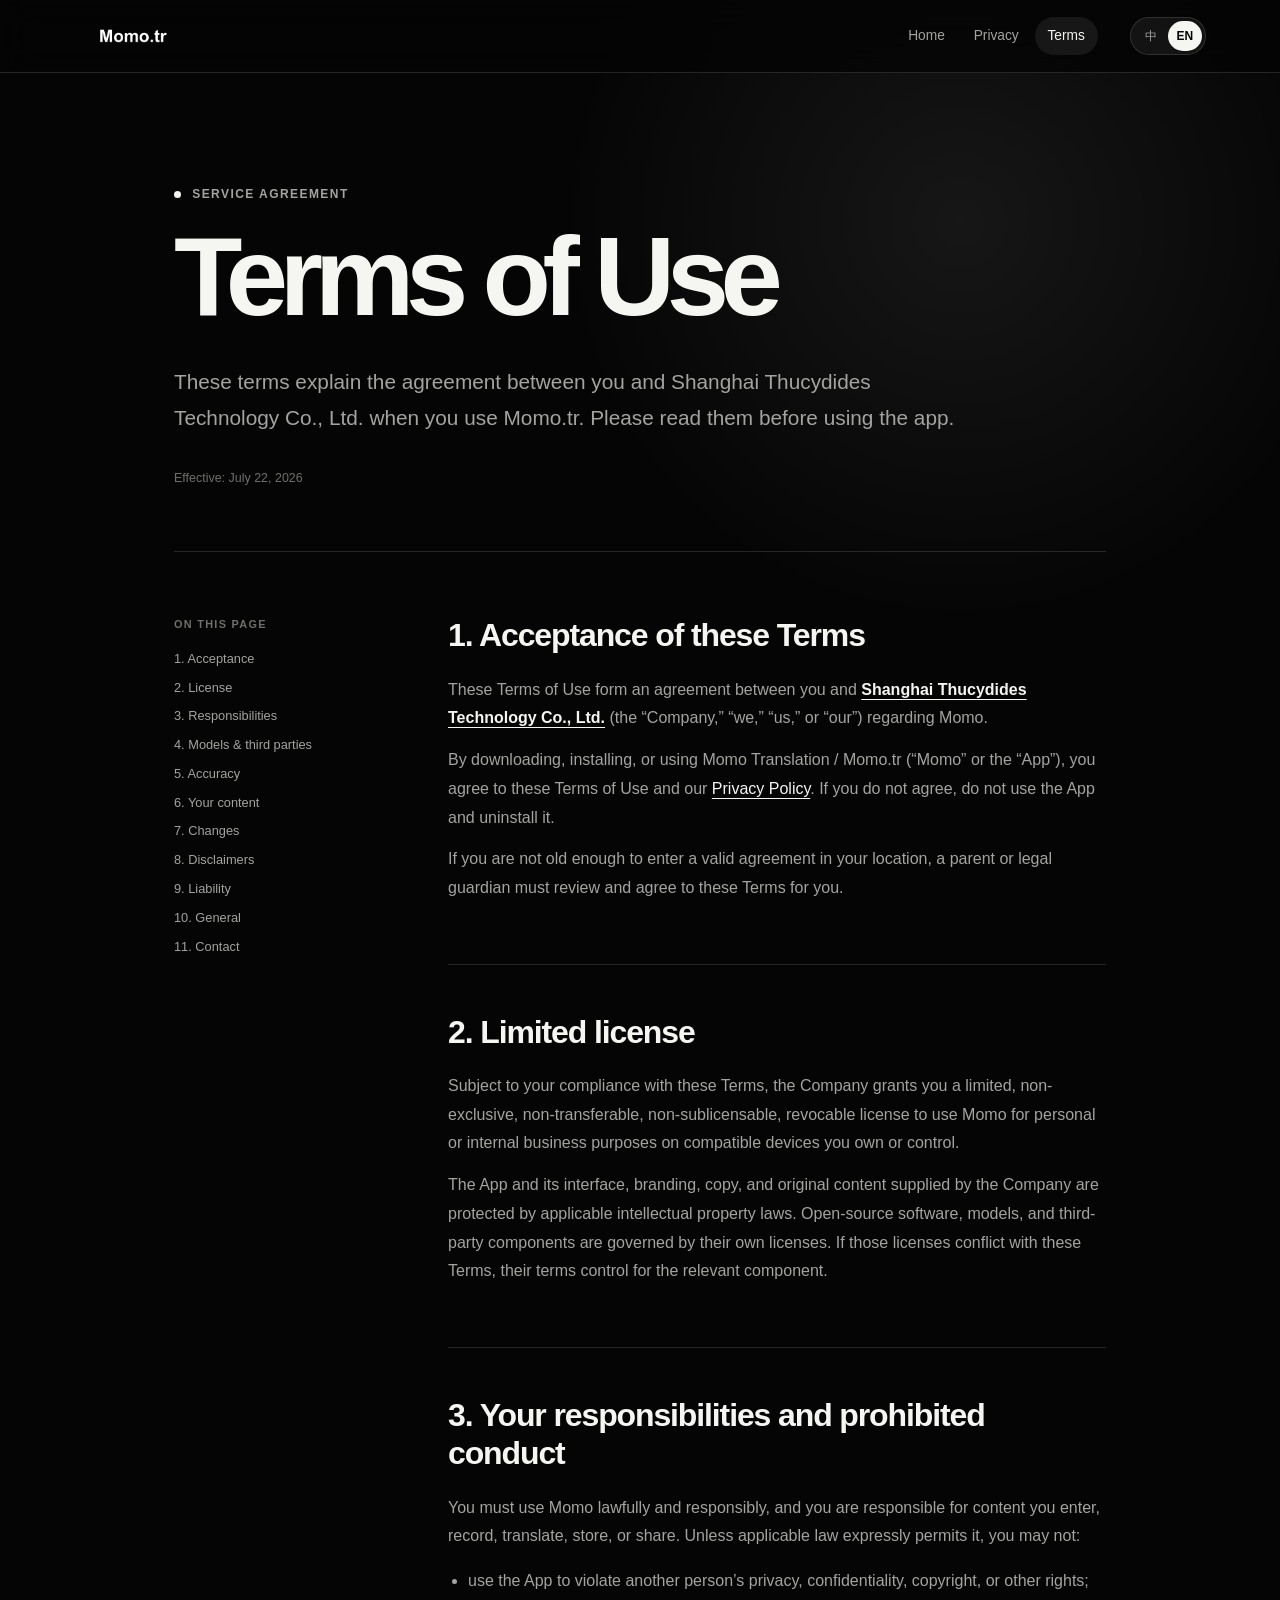
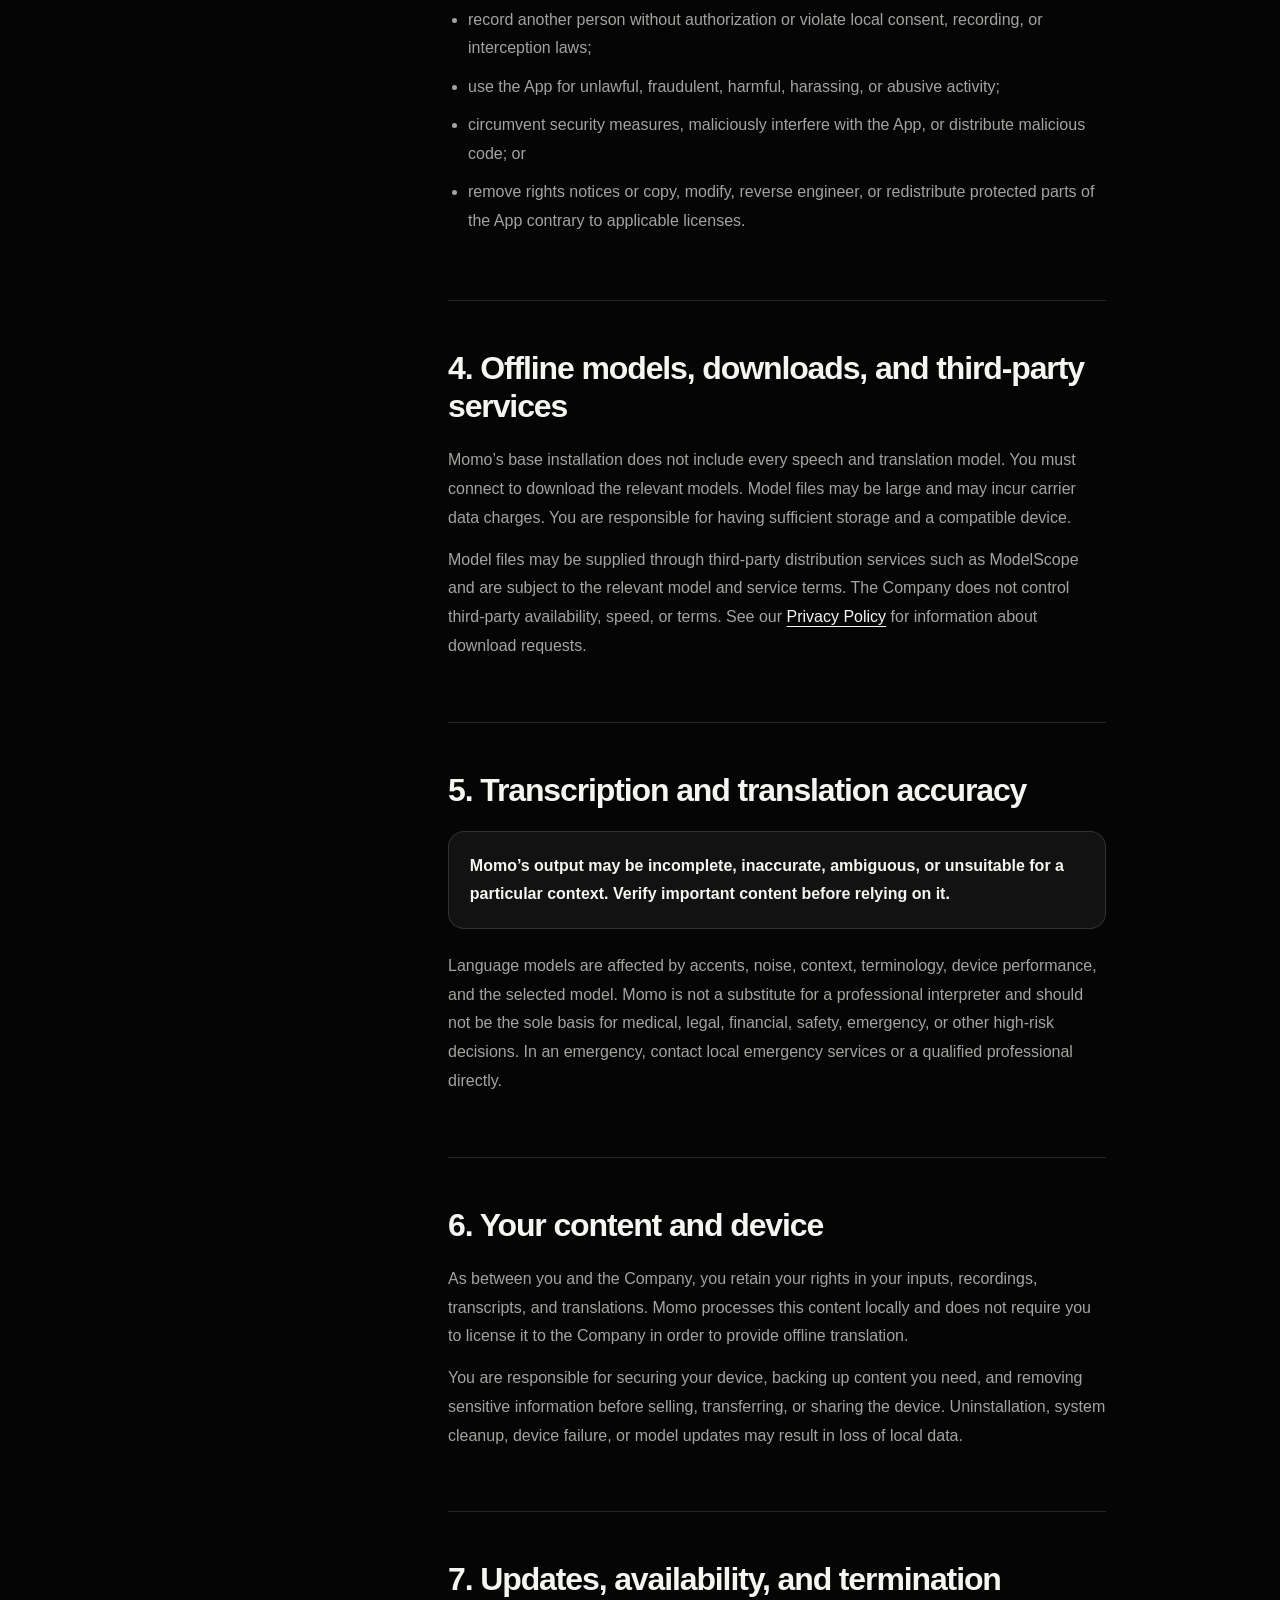
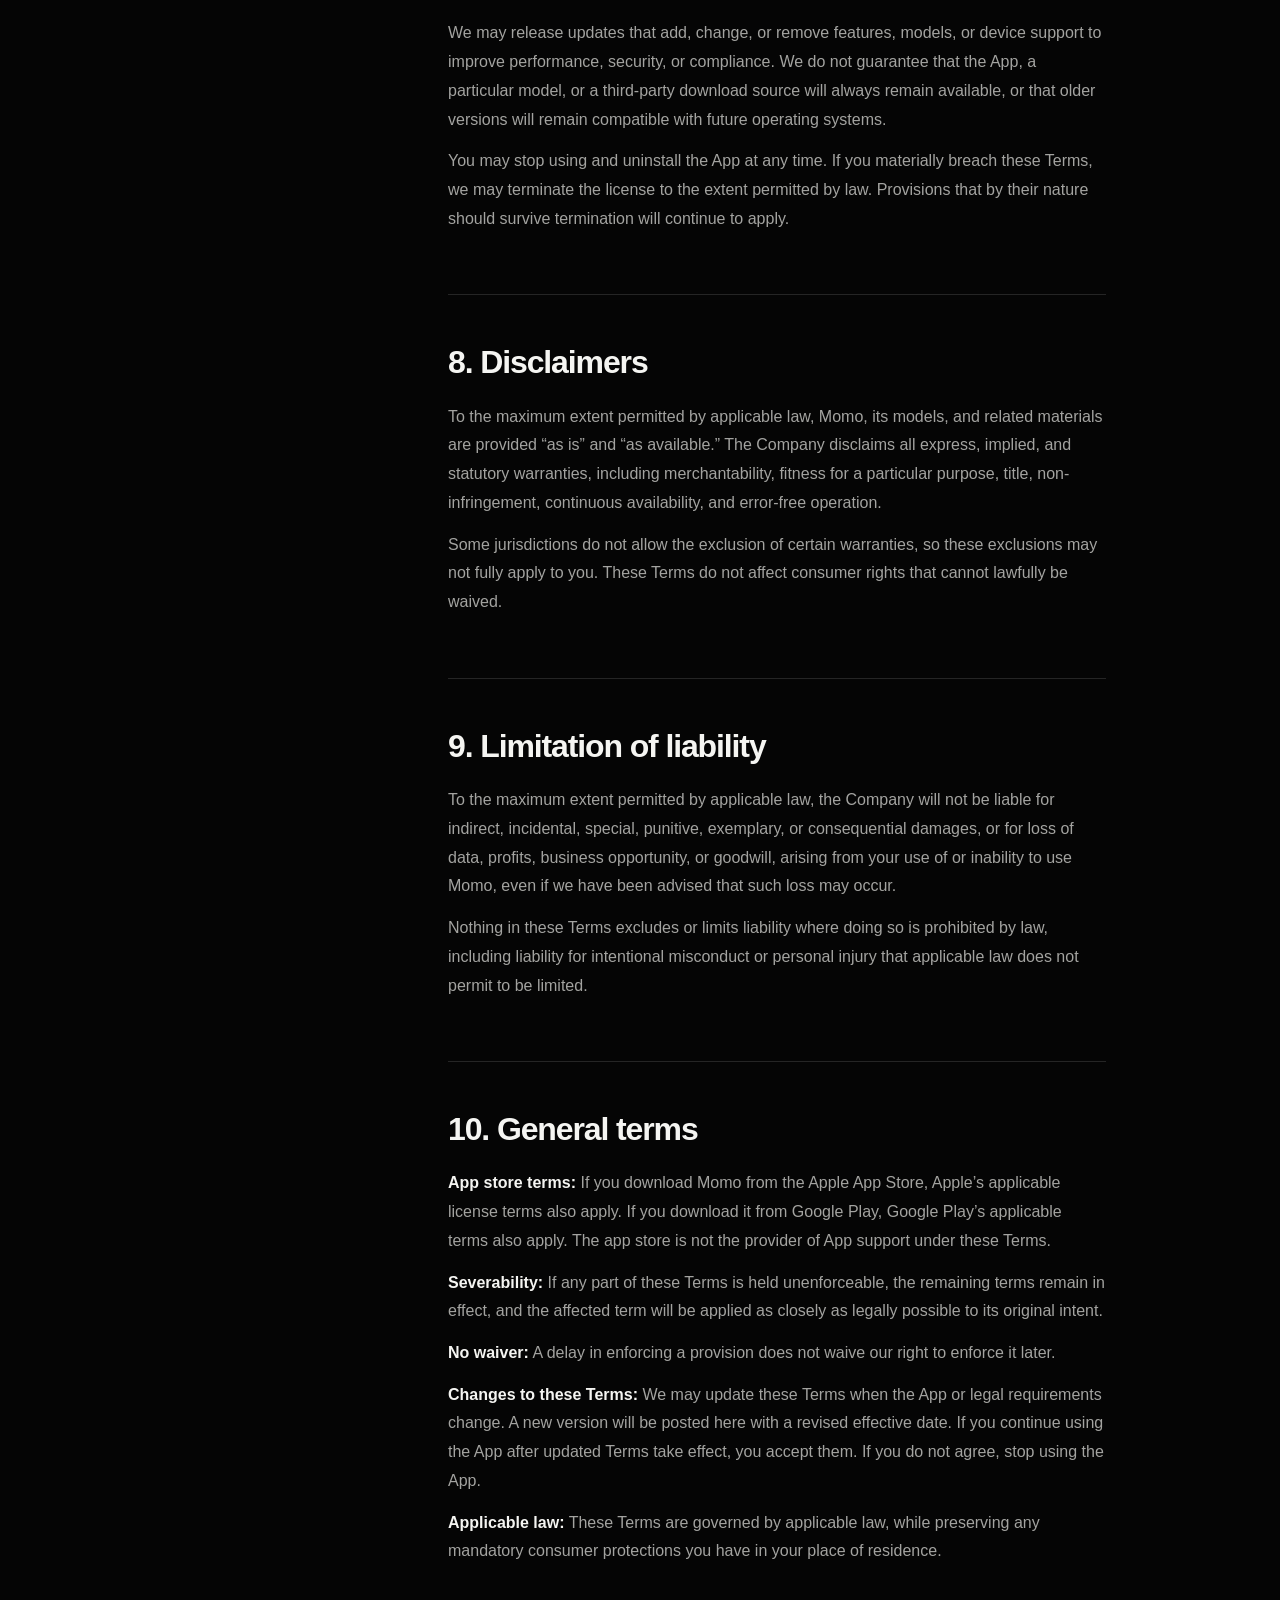
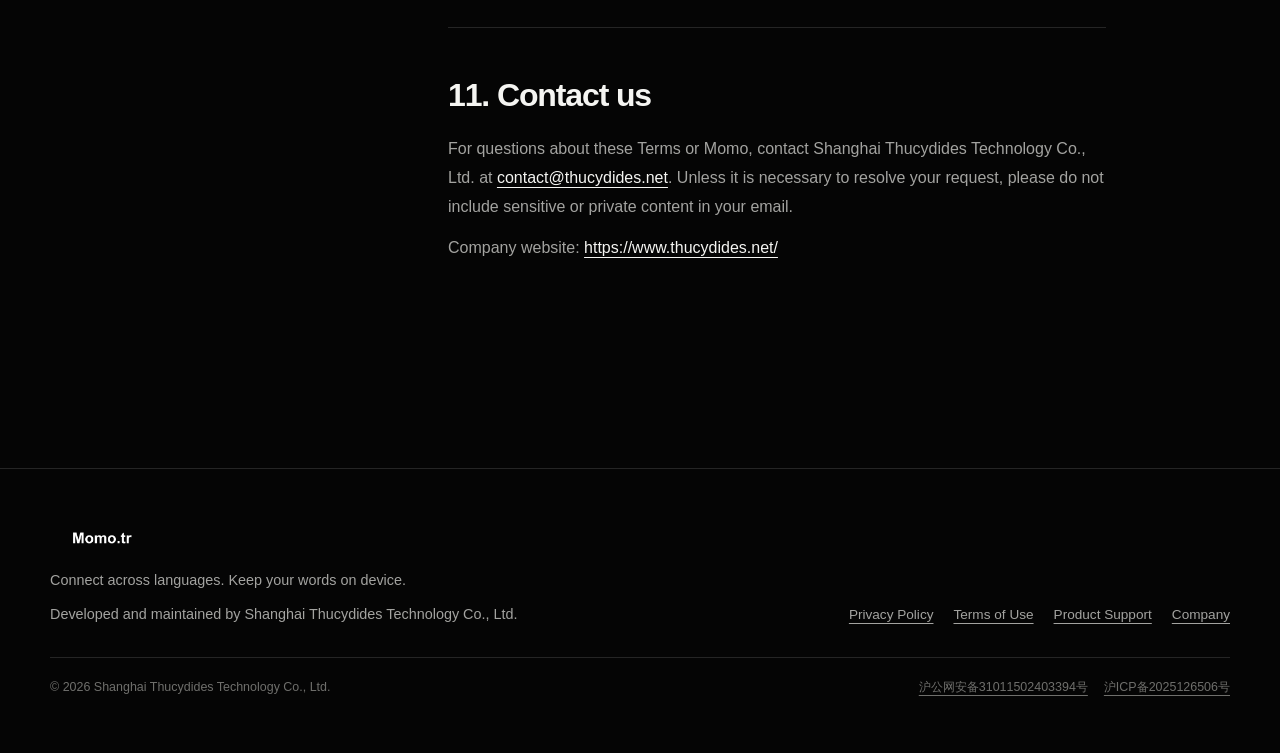
<file: terms/index.html>
<!DOCTYPE html><html lang="zh-CN" data-language="zh"><head><meta charset="UTF-8"><meta name="viewport" content="width=device-width"><meta name="theme-color" content="#05080f"><meta name="description" content="上海修昔底德科技有限公司运营的 Momo 翻译之使用许可、用户责任、离线模型、翻译准确性和服务条款。"><meta name="author" content="上海修昔底德科技有限公司"><meta name="robots" content="index, follow"><link rel="canonical" href="https://momo.thucydides.net/terms/"><meta property="og:type" content="website"><meta property="og:site_name" content="Momo.tr"><meta property="og:title" content="使用条款 — Momo.tr"><meta property="og:description" content="上海修昔底德科技有限公司运营的 Momo 翻译之使用许可、用户责任、离线模型、翻译准确性和服务条款。"><meta property="og:url" content="https://momo.thucydides.net/terms/"><meta property="og:image" content="https://momo.thucydides.net/og.png"><meta name="twitter:card" content="summary_large_image"><meta name="twitter:title" content="使用条款 — Momo.tr"><meta name="twitter:description" content="上海修昔底德科技有限公司运营的 Momo 翻译之使用许可、用户责任、离线模型、翻译准确性和服务条款。"><meta name="twitter:image" content="https://momo.thucydides.net/og.png"><script type="application/ld+json">{"@context":"https://schema.org","@type":"Organization","name":"上海修昔底德科技有限公司","alternateName":"Shanghai Thucydides Technology Co., Ltd.","url":"https://www.thucydides.net/","email":"contact@thucydides.net","brand":{"@type":"Brand","name":"Momo.tr","url":"https://momo.thucydides.net/"}}</script><title>使用条款 — Momo.tr</title><link rel="stylesheet" href="/_astro/BaseLayout.CJJQJxT4.css"><style>.legal-shell{max-width:980px;margin:0 auto;padding:7rem 1.5rem 9rem}.legal-hero{border-bottom:1px solid var(--line);padding-bottom:4rem}.legal-hero h1{letter-spacing:-.075em;margin:0;font-size:clamp(3.3rem,9vw,7rem);font-weight:600;line-height:.98}.legal-intro{color:var(--muted);max-width:800px;margin:2rem 0 0;font-size:clamp(1.05rem,2vw,1.3rem);line-height:1.75}.effective-date{color:var(--dim);margin:2rem 0 0;font-size:.78rem}.legal-body{grid-template-columns:210px minmax(0,1fr);gap:4rem;padding-top:4rem;display:grid}.legal-toc{align-self:start;position:sticky;top:104px}.legal-toc p{color:var(--dim);letter-spacing:.12em;text-transform:uppercase;margin:0 0 1rem;font-size:.68rem;font-weight:700}.legal-toc a{color:var(--muted);margin:.6rem 0;font-size:.8rem;text-decoration:none;display:block}.legal-toc a:hover{color:var(--text)}.legal-content section{border-bottom:1px solid var(--line);padding:0 0 3rem;scroll-margin-top:105px}.legal-content section+section{padding-top:3rem}.legal-content section:last-child{border-bottom:0}.legal-content h2{letter-spacing:-.035em;margin:0 0 1.3rem;font-size:clamp(1.45rem,3vw,2rem);font-weight:610;line-height:1.2}.legal-content h3{margin:1.8rem 0 .7rem;font-size:1rem}.legal-content p,.legal-content li{color:var(--muted);line-height:1.8}.legal-content p{margin:.8rem 0}.legal-content ul{margin:1rem 0;padding-left:1.25rem}.legal-content li+li{margin-top:.6rem}.legal-content strong{color:var(--text);font-weight:620}.legal-content a{color:var(--text);text-underline-offset:.25rem}.legal-note{background:var(--surface-raised);border:1px solid var(--line);border-radius:16px;margin:1.4rem 0;padding:1.2rem 1.3rem}.legal-note p{margin:0}@media (width<=760px){.legal-shell{padding-top:5rem;padding-bottom:7rem}.legal-body{grid-template-columns:1fr}.legal-toc{border-bottom:1px solid var(--line);padding-bottom:1.5rem;position:static}.legal-toc a{margin:.4rem 1rem .4rem 0;display:inline-block}}
</style></head><body><a class="skip-link" href="#main-content"><span data-locale="zh">跳到主要内容</span><span data-locale="en">Skip to content</span></a><header class="site-header"><div class="nav-shell"><a class="brand" href="/" aria-label="Momo 首页 / Momo home" data-astro-cid-6bctqxxv><img src="/logo.png" width="720" height="180" alt="Momo.tr" data-astro-cid-6bctqxxv></a><nav aria-label="主导航 / Main navigation"><a href="/"><span data-locale="zh">首页</span><span data-locale="en">Home</span></a><a href="/privacy/"><span data-locale="zh">隐私</span><span data-locale="en">Privacy</span></a><a class="active" href="/terms/"><span data-locale="zh">条款</span><span data-locale="en">Terms</span></a></nav><div class="language-switch" role="group" aria-label="选择语言 / Choose language" data-astro-cid-34uxj53s><button type="button" data-language-button="zh" aria-pressed="true" data-astro-cid-34uxj53s>中</button><button type="button" data-language-button="en" aria-pressed="false" data-astro-cid-34uxj53s>EN</button></div></div></header><main id="main-content"><div class="legal-shell"><header class="legal-hero"><p class="eyebrow"><span data-locale="zh">服务协议</span><span data-locale="en">Service agreement</span></p><h1><span data-locale="zh">使用条款</span><span data-locale="en">Terms of Use</span></h1><p class="legal-intro"><span data-locale="zh">这些条款说明你在使用 Momo 翻译时与上海修昔底德科技有限公司之间的约定。请在使用 App 前仔细阅读。</span><span data-locale="en">These terms explain the agreement between you and Shanghai Thucydides Technology Co., Ltd. when you use Momo.tr. Please read them before using the app.</span></p><p class="effective-date"><span data-locale="zh">生效日期：2026 年 7 月 22 日</span><span data-locale="en">Effective: July 22, 2026</span></p></header><div class="legal-body"><nav class="legal-toc" aria-label="本页目录 / On this page"><p><span data-locale="zh">本页目录</span><span data-locale="en">On this page</span></p><a href="#acceptance"><span data-locale="zh">1. 接受条款</span><span data-locale="en">1. Acceptance</span></a><a href="#license"><span data-locale="zh">2. 使用许可</span><span data-locale="en">2. License</span></a><a href="#responsibilities"><span data-locale="zh">3. 用户责任</span><span data-locale="en">3. Responsibilities</span></a><a href="#models"><span data-locale="zh">4. 模型与第三方</span><span data-locale="en">4. Models & third parties</span></a><a href="#accuracy"><span data-locale="zh">5. 准确性</span><span data-locale="en">5. Accuracy</span></a><a href="#content"><span data-locale="zh">6. 你的内容</span><span data-locale="en">6. Your content</span></a><a href="#availability"><span data-locale="zh">7. 服务变更</span><span data-locale="en">7. Changes</span></a><a href="#disclaimers"><span data-locale="zh">8. 免责声明</span><span data-locale="en">8. Disclaimers</span></a><a href="#liability"><span data-locale="zh">9. 责任限制</span><span data-locale="en">9. Liability</span></a><a href="#general"><span data-locale="zh">10. 一般条款</span><span data-locale="en">10. General</span></a><a href="#contact"><span data-locale="zh">11. 联系我们</span><span data-locale="en">11. Contact</span></a></nav><article class="legal-content"><section id="acceptance"><h2><span data-locale="zh">1. 接受条款</span><span data-locale="en">1. Acceptance of these Terms</span></h2><div data-locale="zh"><p>本使用条款构成你与 <strong><a href="https://www.thucydides.net/" rel="noreferrer">上海修昔底德科技有限公司</a></strong>（以下简称“公司”或“我们”）之间关于 Momo 的协议。</p><p>下载、安装或使用 Momo 翻译 / Momo.tr（“Momo”或“App”），即表示你同意本使用条款和我们的<a href="../privacy/">隐私政策</a>。如果你不同意，请不要使用并卸载 App。</p><p>如果你未达到所在地区独立订立有效协议所要求的年龄，应由父母或法定监护人代表你阅读并同意这些条款。</p></div><div data-locale="en"><p>These Terms of Use form an agreement between you and <strong><a href="https://www.thucydides.net/" rel="noreferrer">Shanghai Thucydides Technology Co., Ltd.</a></strong> (the “Company,” “we,” “us,” or “our”) regarding Momo.</p><p>By downloading, installing, or using Momo Translation / Momo.tr (“Momo” or the “App”), you agree to these Terms of Use and our <a href="../privacy/">Privacy Policy</a>. If you do not agree, do not use the App and uninstall it.</p><p>If you are not old enough to enter a valid agreement in your location, a parent or legal guardian must review and agree to these Terms for you.</p></div></section><section id="license"><h2><span data-locale="zh">2. 有限使用许可</span><span data-locale="en">2. Limited license</span></h2><div data-locale="zh"><p>在你遵守本条款的前提下，公司授予你一项有限、非独占、不可转让、不可再许可、可撤销的许可，允许你在自己拥有或控制的兼容设备上，将 Momo 用于个人或内部业务目的。</p><p>App 及其界面、品牌、文案与由公司提供的原创内容受适用知识产权法律保护。App 中的开源软件、模型和第三方组件适用各自的许可证；当这些许可证与本条款冲突时，就对应组件而言以其许可证为准。</p></div><div data-locale="en"><p>Subject to your compliance with these Terms, the Company grants you a limited, non-exclusive, non-transferable, non-sublicensable, revocable license to use Momo for personal or internal business purposes on compatible devices you own or control.</p><p>The App and its interface, branding, copy, and original content supplied by the Company are protected by applicable intellectual property laws. Open-source software, models, and third-party components are governed by their own licenses. If those licenses conflict with these Terms, their terms control for the relevant component.</p></div></section><section id="responsibilities"><h2><span data-locale="zh">3. 你的责任与禁止行为</span><span data-locale="en">3. Your responsibilities and prohibited conduct</span></h2><div data-locale="zh"><p>你应合法、负责地使用 Momo，并对你输入、录制、翻译、保存或分享的内容负责。除非法律明确允许，你不得：</p><ul><li>使用 App 侵犯他人的隐私、保密、著作权或其他权利；</li><li>在未经授权的情况下录制他人，或违反当地关于同意、录音和监听的法律；</li><li>利用 App 从事违法、欺诈、有害、骚扰或滥用活动；</li><li>规避安全措施，恶意干扰 App，或分发恶意代码；</li><li>移除权利声明，或以违反适用许可证的方式复制、修改、反向工程或再分发 App 的受保护部分。</li></ul></div><div data-locale="en"><p>You must use Momo lawfully and responsibly, and you are responsible for content you enter, record, translate, store, or share. Unless applicable law expressly permits it, you may not:</p><ul><li>use the App to violate another person’s privacy, confidentiality, copyright, or other rights;</li><li>record another person without authorization or violate local consent, recording, or interception laws;</li><li>use the App for unlawful, fraudulent, harmful, harassing, or abusive activity;</li><li>circumvent security measures, maliciously interfere with the App, or distribute malicious code; or</li><li>remove rights notices or copy, modify, reverse engineer, or redistribute protected parts of the App contrary to applicable licenses.</li></ul></div></section><section id="models"><h2><span data-locale="zh">4. 离线模型、下载与第三方服务</span><span data-locale="en">4. Offline models, downloads, and third-party services</span></h2><div data-locale="zh"><p>Momo 的基础安装包不包含全部语音和翻译模型。你需要联网下载相应模型，模型文件可能较大，并可能产生网络运营商流量费用。你应确保设备有足够存储空间并符合兼容性要求。</p><p>模型文件可能通过 ModelScope 等第三方分发服务提供，并受对应模型和服务条款约束。第三方服务的可用性、速度和条款不由公司控制。有关下载请求的数据处理，请阅读我们的<a href="../privacy/">隐私政策</a>。</p></div><div data-locale="en"><p>Momo’s base installation does not include every speech and translation model. You must connect to download the relevant models. Model files may be large and may incur carrier data charges. You are responsible for having sufficient storage and a compatible device.</p><p>Model files may be supplied through third-party distribution services such as ModelScope and are subject to the relevant model and service terms. The Company does not control third-party availability, speed, or terms. See our <a href="../privacy/">Privacy Policy</a> for information about download requests.</p></div></section><section id="accuracy"><h2><span data-locale="zh">5. 转录与翻译准确性</span><span data-locale="en">5. Transcription and translation accuracy</span></h2><div data-locale="zh"><div class="legal-note"><p><strong>Momo 的输出可能不完整、不准确、有歧义或不适合特定语境。请在依赖前核对重要内容。</strong></p></div><p>语言模型会受到口音、噪声、上下文、专业术语、设备性能和所选模型等因素影响。Momo 不能替代专业译员，也不应作为医疗、法律、财务、安全、紧急服务或其他高风险决定的唯一依据。紧急情况下，请直接联系当地紧急服务或合格专业人员。</p></div><div data-locale="en"><div class="legal-note"><p><strong>Momo’s output may be incomplete, inaccurate, ambiguous, or unsuitable for a particular context. Verify important content before relying on it.</strong></p></div><p>Language models are affected by accents, noise, context, terminology, device performance, and the selected model. Momo is not a substitute for a professional interpreter and should not be the sole basis for medical, legal, financial, safety, emergency, or other high-risk decisions. In an emergency, contact local emergency services or a qualified professional directly.</p></div></section><section id="content"><h2><span data-locale="zh">6. 你的内容与设备</span><span data-locale="en">6. Your content and device</span></h2><div data-locale="zh"><p>在你与公司之间，你保留对自己输入、录音、转录和译文享有的权利。Momo 在设备本地处理这些内容，不会因提供离线翻译功能而要求你将内容许可给公司。</p><p>你负责保护设备、备份需要保留的内容，并在出售、转让或共享设备前清除敏感信息。卸载、系统清理、设备故障或模型更新可能导致本地数据丢失。</p></div><div data-locale="en"><p>As between you and the Company, you retain your rights in your inputs, recordings, transcripts, and translations. Momo processes this content locally and does not require you to license it to the Company in order to provide offline translation.</p><p>You are responsible for securing your device, backing up content you need, and removing sensitive information before selling, transferring, or sharing the device. Uninstallation, system cleanup, device failure, or model updates may result in loss of local data.</p></div></section><section id="availability"><h2><span data-locale="zh">7. 更新、可用性与终止</span><span data-locale="en">7. Updates, availability, and termination</span></h2><div data-locale="zh"><p>我们可能发布更新，增加、修改或移除功能、模型或设备支持，以改善性能、安全性或合规性。我们不保证 App、特定模型或第三方下载源始终可用，也不保证旧版本能持续兼容未来的操作系统。</p><p>你可以随时停止使用并卸载 App。如果你严重违反本条款，我们可以在适用法律允许的范围内终止所授许可。终止后，按其性质应继续有效的条款仍然有效。</p></div><div data-locale="en"><p>We may release updates that add, change, or remove features, models, or device support to improve performance, security, or compliance. We do not guarantee that the App, a particular model, or a third-party download source will always remain available, or that older versions will remain compatible with future operating systems.</p><p>You may stop using and uninstall the App at any time. If you materially breach these Terms, we may terminate the license to the extent permitted by law. Provisions that by their nature should survive termination will continue to apply.</p></div></section><section id="disclaimers"><h2><span data-locale="zh">8. 免责声明</span><span data-locale="en">8. Disclaimers</span></h2><div data-locale="zh"><p>在适用法律允许的最大范围内，Momo、模型和相关材料按“现状”和“可用”状态提供。公司不作任何明示、默示或法定保证，包括对适销性、特定用途适用性、所有权、不侵权、持续可用或无错误的保证。</p><p>部分司法辖区不允许排除某些保证，因此上述排除可能不完全适用于你。本条款不影响你依法不得放弃的消费者权利。</p></div><div data-locale="en"><p>To the maximum extent permitted by applicable law, Momo, its models, and related materials are provided “as is” and “as available.” The Company disclaims all express, implied, and statutory warranties, including merchantability, fitness for a particular purpose, title, non-infringement, continuous availability, and error-free operation.</p><p>Some jurisdictions do not allow the exclusion of certain warranties, so these exclusions may not fully apply to you. These Terms do not affect consumer rights that cannot lawfully be waived.</p></div></section><section id="liability"><h2><span data-locale="zh">9. 责任限制</span><span data-locale="en">9. Limitation of liability</span></h2><div data-locale="zh"><p>在适用法律允许的最大范围内，公司不对因使用或无法使用 Momo 而产生的间接、偶然、特殊、惩罚性、示范性或后果性损失，或数据、利润、业务机会或商誉损失负责，即使我们已被告知可能发生此类损失。</p><p>本条款中的任何内容都不排除或限制法律禁止排除或限制的责任，包括因故意不当行为产生的责任，或适用法律规定不得限制的人身伤害责任。</p></div><div data-locale="en"><p>To the maximum extent permitted by applicable law, the Company will not be liable for indirect, incidental, special, punitive, exemplary, or consequential damages, or for loss of data, profits, business opportunity, or goodwill, arising from your use of or inability to use Momo, even if we have been advised that such loss may occur.</p><p>Nothing in these Terms excludes or limits liability where doing so is prohibited by law, including liability for intentional misconduct or personal injury that applicable law does not permit to be limited.</p></div></section><section id="general"><h2><span data-locale="zh">10. 一般条款</span><span data-locale="en">10. General terms</span></h2><div data-locale="zh"><p><strong>应用商店条款：</strong>如果你从 Apple App Store 下载 Momo，你还须遵守 Apple 的适用许可条款；如果从 Google Play 下载，你还须遵守 Google Play 的适用条款。应用商店不是本条款下 App 支持服务的提供方。</p><p><strong>可分割性：</strong>若本条款任何部分被认定不可执行，其余部分仍保持有效，并在法律允许范围内尽量实现原条款目的。</p><p><strong>不放弃权利：</strong>我们未立即执行某项条款不代表放弃该权利。</p><p><strong>条款更新：</strong>我们可能因 App 或法律要求变化而更新本条款。新版本会发布在本页面并更新生效日期。你在新条款生效后继续使用 App，即表示接受更新；如不同意，应停止使用。</p><p><strong>适用法律：</strong>本条款受适用法律管辖，同时保留你所在地区依法享有的强制性消费者保护权利。</p></div><div data-locale="en"><p><strong>App store terms:</strong> If you download Momo from the Apple App Store, Apple’s applicable license terms also apply. If you download it from Google Play, Google Play’s applicable terms also apply. The app store is not the provider of App support under these Terms.</p><p><strong>Severability:</strong> If any part of these Terms is held unenforceable, the remaining terms remain in effect, and the affected term will be applied as closely as legally possible to its original intent.</p><p><strong>No waiver:</strong> A delay in enforcing a provision does not waive our right to enforce it later.</p><p><strong>Changes to these Terms:</strong> We may update these Terms when the App or legal requirements change. A new version will be posted here with a revised effective date. If you continue using the App after updated Terms take effect, you accept them. If you do not agree, stop using the App.</p><p><strong>Applicable law:</strong> These Terms are governed by applicable law, while preserving any mandatory consumer protections you have in your place of residence.</p></div></section><section id="contact"><h2><span data-locale="zh">11. 联系我们</span><span data-locale="en">11. Contact us</span></h2><div data-locale="zh"><p>如对本使用条款或 Momo 有疑问，请发送邮件至 <a href="mailto:contact@thucydides.net">contact@thucydides.net</a> 联系上海修昔底德科技有限公司。除非处理问题确有必要，请不要在邮件中附带敏感或私人内容。</p><p>公司官网：<a href="https://www.thucydides.net/" rel="noreferrer">https://www.thucydides.net/</a></p></div><div data-locale="en"><p>For questions about these Terms or Momo, contact Shanghai Thucydides Technology Co., Ltd. at <a href="mailto:contact@thucydides.net">contact@thucydides.net</a>. Unless it is necessary to resolve your request, please do not include sensitive or private content in your email.</p><p>Company website: <a href="https://www.thucydides.net/" rel="noreferrer">https://www.thucydides.net/</a></p></div></section></article></div></div></main><footer class="site-footer"><div class="footer-shell"><div><a class="brand compact" href="/" aria-label="Momo 首页 / Momo home" data-astro-cid-6bctqxxv><img src="/logo.png" width="720" height="180" alt="Momo.tr" data-astro-cid-6bctqxxv></a><p><span data-locale="zh">让语言连接彼此，让内容留在本地。</span><span data-locale="en">Connect across languages. Keep your words on device.</span></p><p class="company-owner"><a href="https://www.thucydides.net/" rel="noreferrer"><span data-locale="zh">由上海修昔底德科技有限公司开发与维护</span><span data-locale="en">Developed and maintained by Shanghai Thucydides Technology Co., Ltd.</span></a></p></div><div class="footer-links"><a href="/privacy/"><span data-locale="zh">隐私政策</span><span data-locale="en">Privacy Policy</span></a><a href="/terms/"><span data-locale="zh">使用条款</span><span data-locale="en">Terms of Use</span></a><a href="mailto:contact@thucydides.net"><span data-locale="zh">产品支持</span><span data-locale="en">Product Support</span></a><a href="https://www.thucydides.net/" rel="noreferrer"><span data-locale="zh">公司官网</span><span data-locale="en">Company</span></a></div><div class="footer-legal"><p class="copyright"><span data-locale="zh">© 2026 上海修昔底德科技有限公司</span><span data-locale="en">© 2026 Shanghai Thucydides Technology Co., Ltd.</span></p><div class="filings"><a href="https://www.beian.gov.cn/portal/registerSystemInfo" rel="noreferrer">沪公网安备31011502403394号</a><a href="https://beian.miit.gov.cn/" rel="noreferrer">沪ICP备2025126506号</a></div></div></div></footer><script>
      (() => {
        const root = document.documentElement;
        const buttons = document.querySelectorAll('[data-language-button]');
        let storedLanguage = null;
        try {
          storedLanguage = localStorage.getItem('momo-language');
        } catch {
          // The site still works when browser storage is unavailable.
        }
        const preferredLanguage = navigator.language.toLowerCase().startsWith('zh') ? 'zh' : 'en';

        const setLanguage = (language) => {
          const safeLanguage = language === 'en' ? 'en' : 'zh';
          root.dataset.language = safeLanguage;
          root.lang = safeLanguage === 'zh' ? 'zh-CN' : 'en';
          buttons.forEach((button) => {
            button.setAttribute('aria-pressed', String(button.dataset.languageButton === safeLanguage));
          });
        };

        setLanguage(storedLanguage || preferredLanguage);

        buttons.forEach((button) => {
          button.addEventListener('click', () => {
            const language = button.dataset.languageButton;
            try {
              localStorage.setItem('momo-language', language);
            } catch {
              // Keep the current session language even when storage is blocked.
            }
            setLanguage(language);
          });
        });
      })();
    </script></body></html>
</file>
<file: _astro/BaseLayout.CJJQJxT4.css>
.brand[data-astro-cid-6bctqxxv]{align-items:center;text-decoration:none;display:inline-flex}img[data-astro-cid-6bctqxxv]{width:118px;height:auto}.brand[data-astro-cid-6bctqxxv].compact img[data-astro-cid-6bctqxxv]{width:104px}.language-switch[data-astro-cid-34uxj53s]{border:1px solid var(--line);background:#ffffff0f;border-radius:999px;align-items:center;padding:3px;display:flex}button[data-astro-cid-34uxj53s]{color:var(--muted);cursor:pointer;font:inherit;background:0 0;border:0;border-radius:999px;min-width:34px;min-height:30px;padding:0 .55rem;font-size:.75rem;font-weight:720}button[data-astro-cid-34uxj53s][aria-pressed=true]{background:var(--text);color:var(--bg)}button[data-astro-cid-34uxj53s]:focus-visible{outline:2px solid var(--blue-soft);outline-offset:2px}:root{color-scheme:dark;--bg:#050505;--surface:#0c0c0c;--surface-raised:#121212;--text:#f5f5f2;--muted:#a3a3a0;--dim:#6f6f6c;--line:#ffffff21;--line-strong:#ffffff3d;--white:#fff;--blue:#f5f5f2;--blue-soft:#d4d4d0;--green:#d4d4d0;--content:1180px;--radius:24px;font-synthesis:none;text-rendering:optimizelegibility;font-family:Inter,ui-sans-serif,-apple-system,BlinkMacSystemFont,Segoe UI,PingFang SC,Hiragino Sans GB,Microsoft YaHei,sans-serif;line-height:1.5}*{box-sizing:border-box}html{background:var(--bg);scroll-behavior:smooth}body{background:radial-gradient(circle at 75% 4%, #ffffff12, transparent 25rem), var(--bg);color:var(--text);min-width:320px;margin:0}img{max-width:100%;display:block}a{color:inherit}button,a{-webkit-tap-highlight-color:transparent}[data-locale=en],html[data-language=en] [data-locale=zh]{display:none!important}html[data-language=en] [data-locale=en]{display:revert!important}.skip-link{background:var(--white);color:#050505;z-index:100;padding:.75rem 1rem;position:fixed;top:-5rem;left:1rem}.skip-link:focus{top:1rem}.site-header{backdrop-filter:blur(18px);border-bottom:1px solid var(--line);z-index:30;background:#050505c7;position:sticky;top:0}.nav-shell{max-width:var(--content);grid-template-columns:1fr auto auto;align-items:center;gap:2rem;min-height:72px;margin:0 auto;padding:0 1.5rem;display:grid}.nav-shell nav{align-items:center;gap:.2rem;display:flex}.nav-shell nav a{color:var(--muted);border-radius:999px;padding:.55rem .8rem;font-size:.86rem;text-decoration:none;transition:color .16s,background .16s}.nav-shell nav a:hover,.nav-shell nav a.active{color:var(--text);background:#ffffff12}.nav-shell nav a:focus-visible,.footer-links a:focus-visible{outline:2px solid var(--text);outline-offset:3px}.site-footer{border-top:1px solid var(--line);padding:3.5rem 1.5rem}.footer-shell{max-width:var(--content);grid-template-columns:1fr auto;align-items:end;gap:2rem;margin:0 auto;display:grid}.footer-shell>div:first-child p{color:var(--muted);margin:.75rem 0 0;font-size:.9rem}.footer-shell .company-owner{color:var(--dim);margin-top:.45rem;font-size:.78rem}.company-owner a{text-underline-offset:.25rem;text-decoration-color:#0000;transition:color .16s,text-decoration-color .16s}.company-owner a:hover{color:var(--text);text-decoration-color:currentColor}.footer-links{flex-wrap:wrap;justify-content:flex-end;gap:1.25rem;display:flex}.footer-links a{color:var(--muted);text-underline-offset:.25rem;font-size:.85rem}.footer-links a:hover{color:var(--text)}.footer-legal{border-top:1px solid var(--line);grid-column:1/-1;justify-content:space-between;align-items:center;gap:1rem 2rem;padding-top:1.25rem;display:flex}.copyright,.filings a{color:var(--dim);margin:0;font-size:.78rem}.filings{flex-wrap:wrap;justify-content:flex-end;gap:.5rem 1rem;display:flex}.filings a{text-underline-offset:.25rem}.filings a:hover{color:var(--text)}.eyebrow{color:var(--muted);letter-spacing:.12em;text-transform:uppercase;align-items:center;gap:.7rem;margin:0 0 1.2rem;font-size:.75rem;font-weight:700;display:flex}.eyebrow:before{background:var(--text);content:"";border-radius:999px;width:7px;height:7px}.section-shell{max-width:var(--content);margin:0 auto;padding-left:1.5rem;padding-right:1.5rem}.section-heading{letter-spacing:-.055em;max-width:860px;margin:0;font-size:clamp(2rem,4.7vw,4rem);font-weight:650;line-height:1.06}.section-copy{color:var(--muted);max-width:700px;margin:1.5rem 0 0;font-size:clamp(1rem,1.5vw,1.16rem);line-height:1.75}@media (width<=720px){.nav-shell{grid-template-columns:1fr auto;gap:.75rem;min-height:64px;padding:0 1rem}.nav-shell nav{border-top:1px solid var(--line);backdrop-filter:blur(18px);padding:.5rem 1rem max(.5rem, env(safe-area-inset-bottom));background:#080808f0;order:3;justify-content:center;position:fixed;bottom:0;left:0;right:0}.nav-shell nav a{text-align:center;flex:1;max-width:7rem}.site-footer{padding-bottom:6.5rem}.footer-shell{grid-template-columns:1fr;align-items:start}.footer-links{justify-content:flex-start}.footer-legal{flex-direction:column;grid-column:auto;align-items:flex-start}.filings{justify-content:flex-start}}@media (prefers-reduced-motion:reduce){html{scroll-behavior:auto}*,:before,:after{transition-duration:.01ms!important;animation-duration:.01ms!important;animation-iteration-count:1!important}}
</file>
<file: _astro/index.B4Q5-zz4.css>
.hero[data-astro-cid-lcdefpme]{grid-template-columns:minmax(0,1.06fr) minmax(320px,.72fr);align-items:center;gap:clamp(3rem,8vw,8rem);min-height:calc(100svh - 72px);padding-top:6rem;padding-bottom:6rem;display:grid;overflow:hidden}.hero[data-astro-cid-lcdefpme] h1[data-astro-cid-lcdefpme]{letter-spacing:-.075em;margin:0;font-size:clamp(3.5rem,7vw,6.8rem);font-weight:620;line-height:.98}.hero-lede[data-astro-cid-lcdefpme]{color:var(--muted);max-width:680px;margin:2rem 0 0;font-size:clamp(1rem,1.65vw,1.25rem);line-height:1.75}.hero-actions[data-astro-cid-lcdefpme]{flex-wrap:wrap;align-items:center;gap:1.25rem;margin-top:2.4rem;display:flex}.primary-action[data-astro-cid-lcdefpme]{background:var(--white);color:#050505;border-radius:999px;align-items:center;gap:1.75rem;min-height:50px;padding:0 1.25rem 0 1.4rem;font-size:.92rem;font-weight:700;text-decoration:none;transition:transform .16s,background .16s;display:inline-flex}.primary-action[data-astro-cid-lcdefpme]:hover{background:#dcdcd8;transform:translateY(-2px)}.primary-action[data-astro-cid-lcdefpme]:focus-visible{outline:2px solid var(--white);outline-offset:4px}.hero-actions[data-astro-cid-lcdefpme] p[data-astro-cid-lcdefpme]{color:var(--dim);margin:0;font-size:.82rem}.hero-stats[data-astro-cid-lcdefpme]{border-top:1px solid var(--line);grid-template-columns:repeat(3,1fr);margin:4rem 0 0;padding-top:1.5rem;display:grid}.hero-stats[data-astro-cid-lcdefpme] div[data-astro-cid-lcdefpme]{border-left:1px solid var(--line);padding-left:1.2rem}.hero-stats[data-astro-cid-lcdefpme] div[data-astro-cid-lcdefpme]:first-child{border-left:0;padding-left:0}.hero-stats[data-astro-cid-lcdefpme] dt[data-astro-cid-lcdefpme]{font-size:1.05rem;font-weight:680}.hero-stats[data-astro-cid-lcdefpme] dd[data-astro-cid-lcdefpme]{color:var(--dim);margin:.3rem 0 0;font-size:.75rem}.product-stage[data-astro-cid-lcdefpme]{min-height:690px;position:relative}.phone-frame[data-astro-cid-lcdefpme]{z-index:3;background:#080b12;border:1px solid #ffffff38;border-radius:42px;width:min(340px,78vw);max-height:710px;padding:8px;position:absolute;top:50%;left:50%;overflow:hidden;transform:translate(-50%,-50%)rotate(2deg);box-shadow:0 50px 100px #0000008c}.phone-frame[data-astro-cid-lcdefpme] img[data-astro-cid-lcdefpme]{border-radius:34px;width:100%;height:auto}.phone-speaker[data-astro-cid-lcdefpme]{z-index:4;background:#050505;border-radius:0 0 15px 15px;width:92px;height:25px;position:absolute;top:6px;left:50%;transform:translate(-50%)}.orbit[data-astro-cid-lcdefpme]{border:1px solid var(--line);border-radius:50%;position:absolute;top:50%;left:50%;transform:translate(-50%,-50%)}.orbit-one[data-astro-cid-lcdefpme]{width:530px;height:530px}.orbit-two[data-astro-cid-lcdefpme]{width:660px;height:660px}.local-card[data-astro-cid-lcdefpme]{backdrop-filter:blur(18px);border:1px solid var(--line-strong);z-index:5;background:#141414cc;border-radius:14px;align-items:center;gap:.6rem;padding:.75rem .9rem;font-size:.78rem;display:flex;position:absolute}.card-top[data-astro-cid-lcdefpme]{top:18%;right:-1rem}.card-bottom[data-astro-cid-lcdefpme]{flex-direction:column;align-items:flex-start;gap:.2rem;bottom:17%;left:-1.5rem}.card-bottom[data-astro-cid-lcdefpme] strong[data-astro-cid-lcdefpme]{font-size:.95rem}.card-bottom[data-astro-cid-lcdefpme] span[data-astro-cid-lcdefpme]{color:var(--muted)}.status-dot[data-astro-cid-lcdefpme]{background:var(--text);border-radius:50%;width:7px;height:7px;box-shadow:0 0 0 5px #ffffff17}.trust-strip[data-astro-cid-lcdefpme]{border-bottom:1px solid var(--line);border-top:1px solid var(--line)}.trust-content[data-astro-cid-lcdefpme]{justify-content:space-between;align-items:center;min-height:96px;display:flex}.trust-content[data-astro-cid-lcdefpme] p[data-astro-cid-lcdefpme]{color:var(--muted);margin:0;font-size:.86rem}.trust-content[data-astro-cid-lcdefpme] p[data-astro-cid-lcdefpme]:first-child{color:var(--text);font-weight:620}.signal-line[data-astro-cid-lcdefpme]{align-items:center;gap:3px;display:flex}.signal-line[data-astro-cid-lcdefpme] span[data-astro-cid-lcdefpme]{background:var(--muted);border-radius:999px;width:2px;height:8px}.signal-line[data-astro-cid-lcdefpme] span[data-astro-cid-lcdefpme]:nth-child(2),.signal-line[data-astro-cid-lcdefpme] span[data-astro-cid-lcdefpme]:nth-child(4){height:16px}.signal-line[data-astro-cid-lcdefpme] span[data-astro-cid-lcdefpme]:nth-child(3){height:25px}.features[data-astro-cid-lcdefpme]{padding-top:9rem;padding-bottom:8rem}.feature-grid[data-astro-cid-lcdefpme]{grid-template-columns:repeat(2,minmax(0,1fr));gap:1rem;margin-top:4rem;display:grid}.feature[data-astro-cid-lcdefpme]{background:var(--surface);border:1px solid var(--line);border-radius:var(--radius);flex-direction:column;justify-content:space-between;min-height:440px;padding:1.6rem;display:flex;position:relative;overflow:hidden}.feature-wide[data-astro-cid-lcdefpme]{grid-column:span 2;min-height:500px}.feature-index[data-astro-cid-lcdefpme]{color:var(--dim);letter-spacing:.12em;font-size:.72rem}.feature[data-astro-cid-lcdefpme]>div[data-astro-cid-lcdefpme]:not([class]){max-width:590px}.feature[data-astro-cid-lcdefpme] h3[data-astro-cid-lcdefpme]{letter-spacing:-.045em;margin:2.5rem 0 0;font-size:clamp(1.65rem,3vw,2.7rem);font-weight:590;line-height:1.1}.feature[data-astro-cid-lcdefpme] p[data-astro-cid-lcdefpme]{color:var(--muted);max-width:570px;margin:1rem 0 0;line-height:1.7}.transcript-demo[data-astro-cid-lcdefpme]{border:1px solid var(--line);background:#080808;border-radius:20px 20px 0 0;flex-direction:column;align-self:flex-end;align-items:center;gap:.75rem;width:44%;max-width:510px;padding:1.3rem 1.3rem 4rem;display:flex;position:absolute;bottom:0;right:5%;transform:rotate(-2deg)}.transcript-demo[data-astro-cid-lcdefpme]>div[data-astro-cid-lcdefpme]{border:1px solid var(--line);background:#121212;border-radius:14px;align-items:center;gap:1rem;width:100%;padding:.9rem;display:flex}.transcript-demo[data-astro-cid-lcdefpme] div[data-astro-cid-lcdefpme] span[data-astro-cid-lcdefpme]{border:1px solid var(--line-strong);color:var(--muted);border-radius:50%;flex:0 0 34px;place-items:center;height:34px;display:grid}.transcript-demo[data-astro-cid-lcdefpme] div[data-astro-cid-lcdefpme] p[data-astro-cid-lcdefpme]{color:var(--text);margin:0;font-size:.84rem}.transcript-demo[data-astro-cid-lcdefpme]>i[data-astro-cid-lcdefpme]{background:var(--muted);border-radius:99px;width:2px;height:10px;position:absolute;bottom:1.2rem;left:calc(50% - 35px)}.transcript-demo[data-astro-cid-lcdefpme]>i[data-astro-cid-lcdefpme]:nth-of-type(2){height:18px;left:calc(50% - 24px)}.transcript-demo[data-astro-cid-lcdefpme]>i[data-astro-cid-lcdefpme]:nth-of-type(3){height:28px;left:calc(50% - 12px)}.transcript-demo[data-astro-cid-lcdefpme]>i[data-astro-cid-lcdefpme]:nth-of-type(4){height:38px;left:50%}.transcript-demo[data-astro-cid-lcdefpme]>i[data-astro-cid-lcdefpme]:nth-of-type(5){height:25px;left:calc(50% + 12px)}.transcript-demo[data-astro-cid-lcdefpme]>i[data-astro-cid-lcdefpme]:nth-of-type(6){height:17px;left:calc(50% + 24px)}.transcript-demo[data-astro-cid-lcdefpme]>i[data-astro-cid-lcdefpme]:nth-of-type(7){height:9px;left:calc(50% + 35px)}.input-demo[data-astro-cid-lcdefpme]{border:1px solid var(--line-strong);border-radius:999px;align-items:center;gap:1rem;margin-top:3rem;padding:.8rem;display:flex}.input-demo[data-astro-cid-lcdefpme] span[data-astro-cid-lcdefpme]{border:1px solid var(--line);border-radius:50%;place-items:center;width:48px;height:48px;display:grid}.input-demo[data-astro-cid-lcdefpme] i[data-astro-cid-lcdefpme]{background:var(--line-strong);flex:1;height:1px}.input-demo[data-astro-cid-lcdefpme] b[data-astro-cid-lcdefpme]{background:var(--text);color:#050505;border-radius:50%;place-items:center;width:58px;height:58px;font-size:.6rem;display:grid}.feature-invert[data-astro-cid-lcdefpme]{background:var(--text);color:#070707}.feature-invert[data-astro-cid-lcdefpme] .feature-index[data-astro-cid-lcdefpme],.feature-invert[data-astro-cid-lcdefpme] p[data-astro-cid-lcdefpme]{color:#5f5f5c}.privacy-demo[data-astro-cid-lcdefpme]{align-items:center;width:80%;margin:3rem auto 1.5rem;display:flex}.privacy-demo[data-astro-cid-lcdefpme] span[data-astro-cid-lcdefpme]{border:1px solid #989895;border-radius:14px;padding:1rem 1.25rem;font-size:.82rem}.privacy-demo[data-astro-cid-lcdefpme] i[data-astro-cid-lcdefpme]{border-top:1px dashed #7a7a77;flex:1}.privacy-demo[data-astro-cid-lcdefpme] strong[data-astro-cid-lcdefpme]{color:var(--text);background:#080808;border-radius:50%;place-items:center;width:54px;height:54px;display:grid}.language-cloud[data-astro-cid-lcdefpme]{flex-wrap:wrap;justify-content:flex-end;gap:.65rem;max-width:720px;margin:3rem 0 0 auto;display:flex}.language-cloud[data-astro-cid-lcdefpme] span[data-astro-cid-lcdefpme]{border:1px solid var(--line-strong);color:var(--muted);border-radius:999px;padding:.7rem 1.1rem;font-size:clamp(.8rem,1.5vw,1.05rem)}.language-cloud[data-astro-cid-lcdefpme] span[data-astro-cid-lcdefpme]:nth-child(2),.language-cloud[data-astro-cid-lcdefpme] span[data-astro-cid-lcdefpme]:nth-child(5),.language-cloud[data-astro-cid-lcdefpme] span[data-astro-cid-lcdefpme]:last-child{background:var(--text);color:#070707}.steps[data-astro-cid-lcdefpme]{color:#090909;background:#efefeb;padding:8rem 0}.steps[data-astro-cid-lcdefpme] .eyebrow{color:#666661}.steps[data-astro-cid-lcdefpme] .eyebrow:before{background:#090909}.step-list[data-astro-cid-lcdefpme]{border-top:1px solid #bdbdb8;margin-top:4rem}.step-list[data-astro-cid-lcdefpme] article[data-astro-cid-lcdefpme]{border-bottom:1px solid #bdbdb8;grid-template-columns:100px 1fr;align-items:start;gap:2rem;padding:2.4rem 0;display:grid}.step-list[data-astro-cid-lcdefpme] article[data-astro-cid-lcdefpme]>span[data-astro-cid-lcdefpme]{color:#777772;font-size:.8rem}.step-list[data-astro-cid-lcdefpme] h3[data-astro-cid-lcdefpme]{letter-spacing:-.035em;margin:0;font-size:clamp(1.4rem,2.6vw,2.2rem);font-weight:610}.step-list[data-astro-cid-lcdefpme] p[data-astro-cid-lcdefpme]{color:#64645f;max-width:690px;margin:.8rem 0 0;line-height:1.7}.privacy-callout[data-astro-cid-lcdefpme]{grid-template-columns:1fr .8fr;align-items:center;gap:clamp(3rem,8vw,8rem);min-height:820px;padding-top:8rem;padding-bottom:8rem;display:grid}.privacy-copy[data-astro-cid-lcdefpme] h2[data-astro-cid-lcdefpme]{letter-spacing:-.065em;margin:0;font-size:clamp(2.6rem,5.7vw,5rem);font-weight:600;line-height:1.03}.privacy-copy[data-astro-cid-lcdefpme]>p[data-astro-cid-lcdefpme]:not(.eyebrow){color:var(--muted);max-width:630px;margin:1.7rem 0 0;line-height:1.8}.privacy-copy[data-astro-cid-lcdefpme] a[data-astro-cid-lcdefpme]{text-underline-offset:.3rem;align-items:center;gap:2rem;margin-top:2rem;font-weight:650;display:inline-flex}.privacy-visual[data-astro-cid-lcdefpme]{flex-direction:column;align-items:center;gap:1.3rem;display:flex}.device-box[data-astro-cid-lcdefpme]{aspect-ratio:.8;background:var(--surface-raised);border:1px solid var(--line-strong);border-radius:34px;flex-direction:column;justify-content:space-between;align-items:center;width:min(100%,380px);padding:2rem;display:flex}.device-box[data-astro-cid-lcdefpme]>span[data-astro-cid-lcdefpme]{align-self:flex-start;font-size:.8rem;font-weight:700}.device-box[data-astro-cid-lcdefpme]>div[data-astro-cid-lcdefpme]{align-items:center;gap:7px;display:flex}.device-box[data-astro-cid-lcdefpme] i[data-astro-cid-lcdefpme]{background:var(--text);border-radius:999px;width:4px;height:30px;display:block}.device-box[data-astro-cid-lcdefpme] i[data-astro-cid-lcdefpme]:first-child,.device-box[data-astro-cid-lcdefpme] i[data-astro-cid-lcdefpme]:nth-child(5){height:12px}.device-box[data-astro-cid-lcdefpme] i[data-astro-cid-lcdefpme]:nth-child(2),.device-box[data-astro-cid-lcdefpme] i[data-astro-cid-lcdefpme]:nth-child(4){height:48px}.device-box[data-astro-cid-lcdefpme] i[data-astro-cid-lcdefpme]:nth-child(3){height:76px}.device-box[data-astro-cid-lcdefpme] strong[data-astro-cid-lcdefpme]{border:1px solid var(--line-strong);letter-spacing:.13em;border-radius:999px;padding:.55rem .8rem;font-size:.68rem}.privacy-visual[data-astro-cid-lcdefpme]>p[data-astro-cid-lcdefpme]{color:var(--dim);letter-spacing:.13em;text-align:center;margin:0;font-size:.62rem}.faq[data-astro-cid-lcdefpme]{border-top:1px solid var(--line);padding-top:8rem;padding-bottom:9rem}.faq-layout[data-astro-cid-lcdefpme]{grid-template-columns:.85fr 1.15fr;gap:5rem;display:grid}.faq-list[data-astro-cid-lcdefpme]{border-top:1px solid var(--line)}details[data-astro-cid-lcdefpme]{border-bottom:1px solid var(--line);padding:1.5rem 0}summary[data-astro-cid-lcdefpme]{cursor:pointer;padding-right:2rem;font-size:1rem;font-weight:620;list-style:none;position:relative}summary[data-astro-cid-lcdefpme]::-webkit-details-marker{display:none}summary[data-astro-cid-lcdefpme]:after{color:var(--muted);content:"+";font-size:1.2rem;font-weight:400;position:absolute;top:-.15rem;right:0}details[data-astro-cid-lcdefpme][open] summary[data-astro-cid-lcdefpme]:after{content:"−"}details[data-astro-cid-lcdefpme] p[data-astro-cid-lcdefpme]{color:var(--muted);max-width:600px;margin:1rem 0 0;line-height:1.75}.closing[data-astro-cid-lcdefpme]{border-top:1px solid var(--line);text-align:center;padding-top:8rem;padding-bottom:9rem}.company-profile[data-astro-cid-lcdefpme]{border-top:1px solid var(--line);grid-template-columns:1fr .9fr;gap:clamp(3rem,8vw,8rem);padding-top:8rem;padding-bottom:8rem;display:grid}.company-profile[data-astro-cid-lcdefpme] h2[data-astro-cid-lcdefpme]{letter-spacing:-.055em;margin:0;font-size:clamp(2.2rem,4.8vw,4.2rem);font-weight:610;line-height:1.08}.company-details[data-astro-cid-lcdefpme]>p[data-astro-cid-lcdefpme]{color:var(--muted);margin:0;line-height:1.8}.company-details[data-astro-cid-lcdefpme] dl[data-astro-cid-lcdefpme]{border-top:1px solid var(--line);margin:2rem 0 0}.company-details[data-astro-cid-lcdefpme] dl[data-astro-cid-lcdefpme] div[data-astro-cid-lcdefpme]{border-bottom:1px solid var(--line);grid-template-columns:7rem 1fr;gap:1.5rem;padding:1rem 0;display:grid}.company-details[data-astro-cid-lcdefpme] dt[data-astro-cid-lcdefpme]{color:var(--dim);font-size:.76rem}.company-details[data-astro-cid-lcdefpme] dd[data-astro-cid-lcdefpme]{margin:0;font-size:.88rem}.company-details[data-astro-cid-lcdefpme] dd[data-astro-cid-lcdefpme] a[data-astro-cid-lcdefpme],.company-link[data-astro-cid-lcdefpme]{text-underline-offset:.3rem}.company-link[data-astro-cid-lcdefpme]{align-items:center;gap:1rem;margin-top:1.75rem;font-size:.88rem;font-weight:650;display:inline-flex}.closing-kicker[data-astro-cid-lcdefpme]{color:var(--dim);letter-spacing:.18em;font-size:.65rem}.closing[data-astro-cid-lcdefpme] h2[data-astro-cid-lcdefpme]{letter-spacing:-.07em;margin:2rem 0;font-size:clamp(3rem,8vw,7rem);font-weight:590;line-height:.98}.closing[data-astro-cid-lcdefpme]>p[data-astro-cid-lcdefpme]:last-child{color:var(--muted);font-size:.86rem}@media (width<=980px){.hero[data-astro-cid-lcdefpme]{grid-template-columns:1fr;padding-top:5rem}.product-stage[data-astro-cid-lcdefpme]{width:min(100%,620px);margin:0 auto}.feature-wide[data-astro-cid-lcdefpme]{min-height:610px}.transcript-demo[data-astro-cid-lcdefpme]{width:min(84%,510px);left:50%;right:auto;transform:translate(-50%)rotate(-2deg)}.privacy-callout[data-astro-cid-lcdefpme],.company-profile[data-astro-cid-lcdefpme],.faq-layout[data-astro-cid-lcdefpme]{grid-template-columns:1fr}}@media (width<=720px){.hero[data-astro-cid-lcdefpme]{min-height:auto;padding-top:4rem;padding-bottom:4rem}.hero[data-astro-cid-lcdefpme] h1[data-astro-cid-lcdefpme]{font-size:clamp(3rem,16vw,4.4rem)}.hero-stats[data-astro-cid-lcdefpme]{grid-template-columns:1fr;gap:1rem}.hero-stats[data-astro-cid-lcdefpme] div[data-astro-cid-lcdefpme],.hero-stats[data-astro-cid-lcdefpme] div[data-astro-cid-lcdefpme]:first-child{border-left:0;padding-left:0}.product-stage[data-astro-cid-lcdefpme]{min-height:590px}.orbit-one[data-astro-cid-lcdefpme]{width:430px;height:430px}.orbit-two[data-astro-cid-lcdefpme]{width:520px;height:520px}.card-top[data-astro-cid-lcdefpme]{right:0}.card-bottom[data-astro-cid-lcdefpme]{left:0}.trust-content[data-astro-cid-lcdefpme]{flex-direction:column;align-items:flex-start;gap:1rem;padding-top:1.4rem;padding-bottom:1.4rem}.signal-line[data-astro-cid-lcdefpme]{display:none}.features[data-astro-cid-lcdefpme],.privacy-callout[data-astro-cid-lcdefpme],.faq[data-astro-cid-lcdefpme],.company-profile[data-astro-cid-lcdefpme],.closing[data-astro-cid-lcdefpme]{padding-top:6rem;padding-bottom:6rem}.feature-grid[data-astro-cid-lcdefpme]{grid-template-columns:1fr}.feature[data-astro-cid-lcdefpme],.feature-wide[data-astro-cid-lcdefpme]{grid-column:auto;min-height:430px}.feature-wide[data-astro-cid-lcdefpme]:first-child{min-height:590px}.step-list[data-astro-cid-lcdefpme] article[data-astro-cid-lcdefpme]{grid-template-columns:1fr;gap:.5rem}.steps[data-astro-cid-lcdefpme]{padding:6rem 0}.company-details[data-astro-cid-lcdefpme] dl[data-astro-cid-lcdefpme] div[data-astro-cid-lcdefpme]{grid-template-columns:1fr;gap:.45rem}}
</file>
